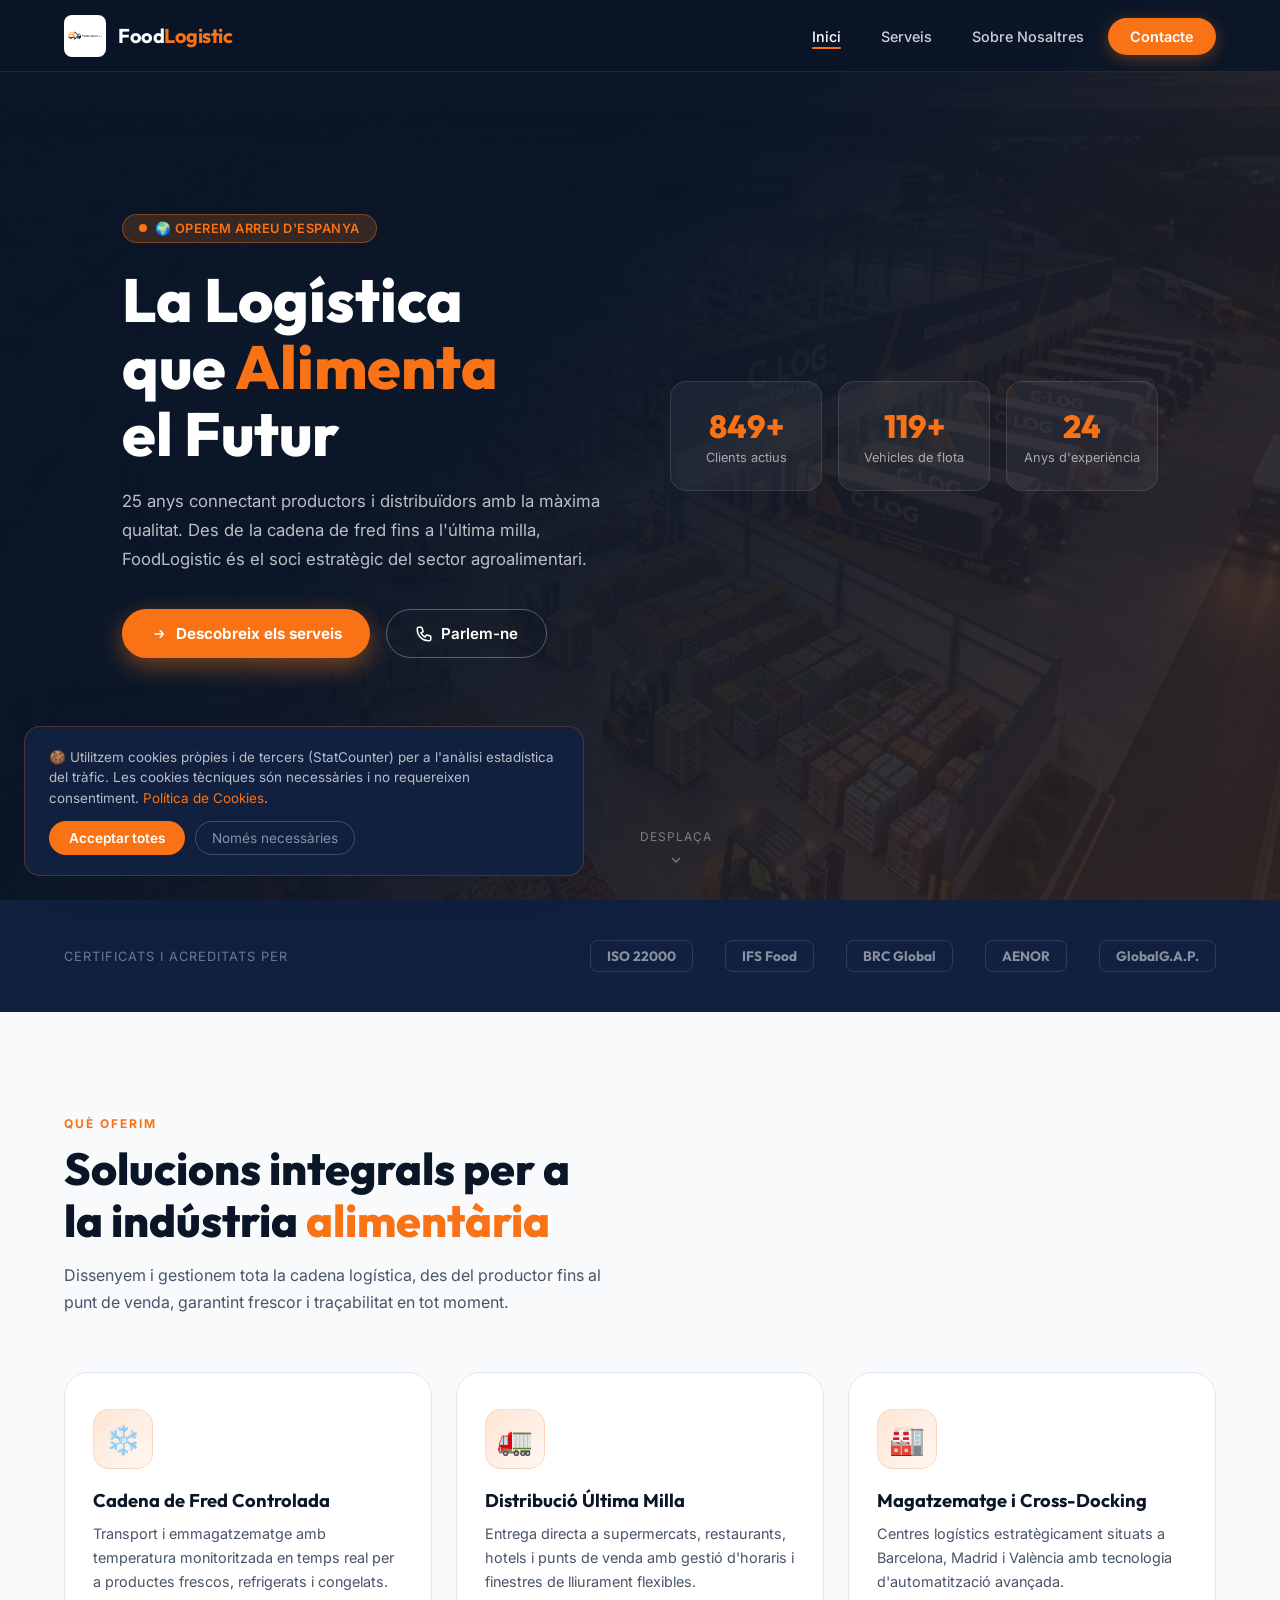
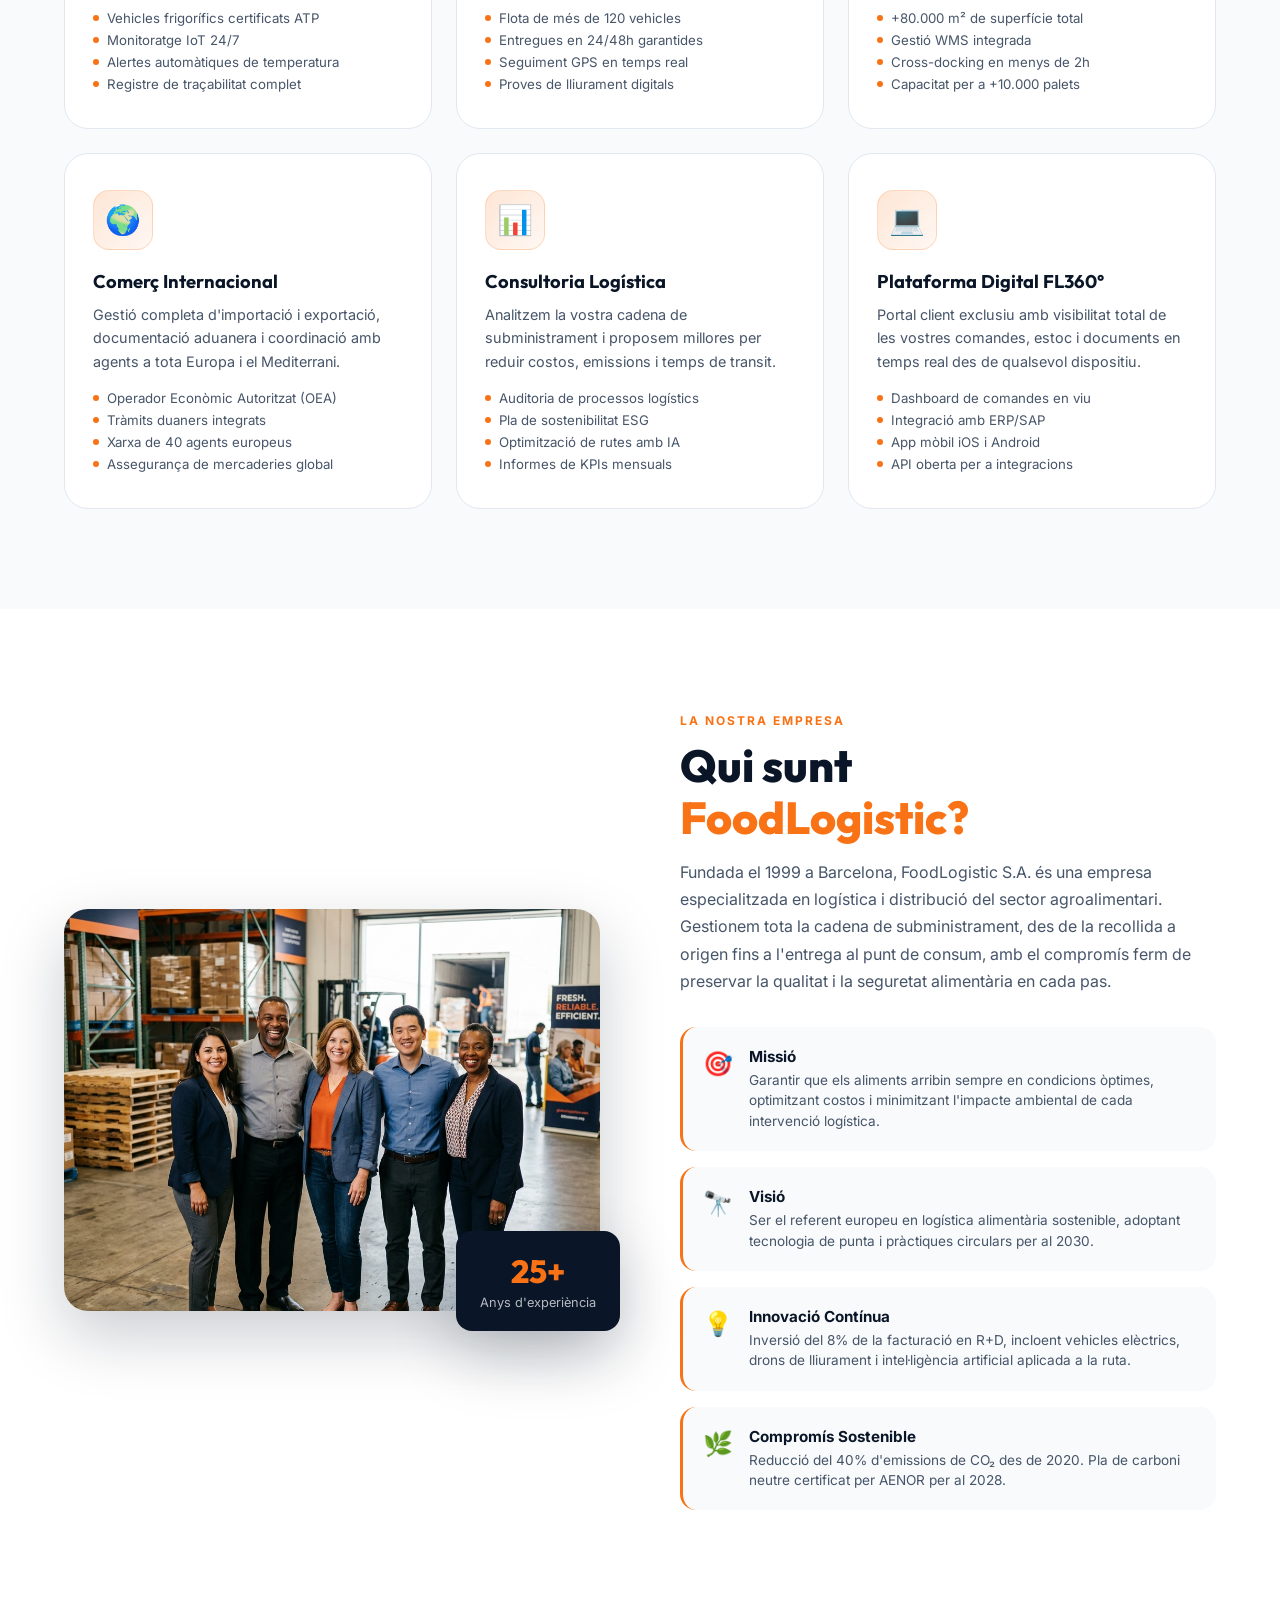
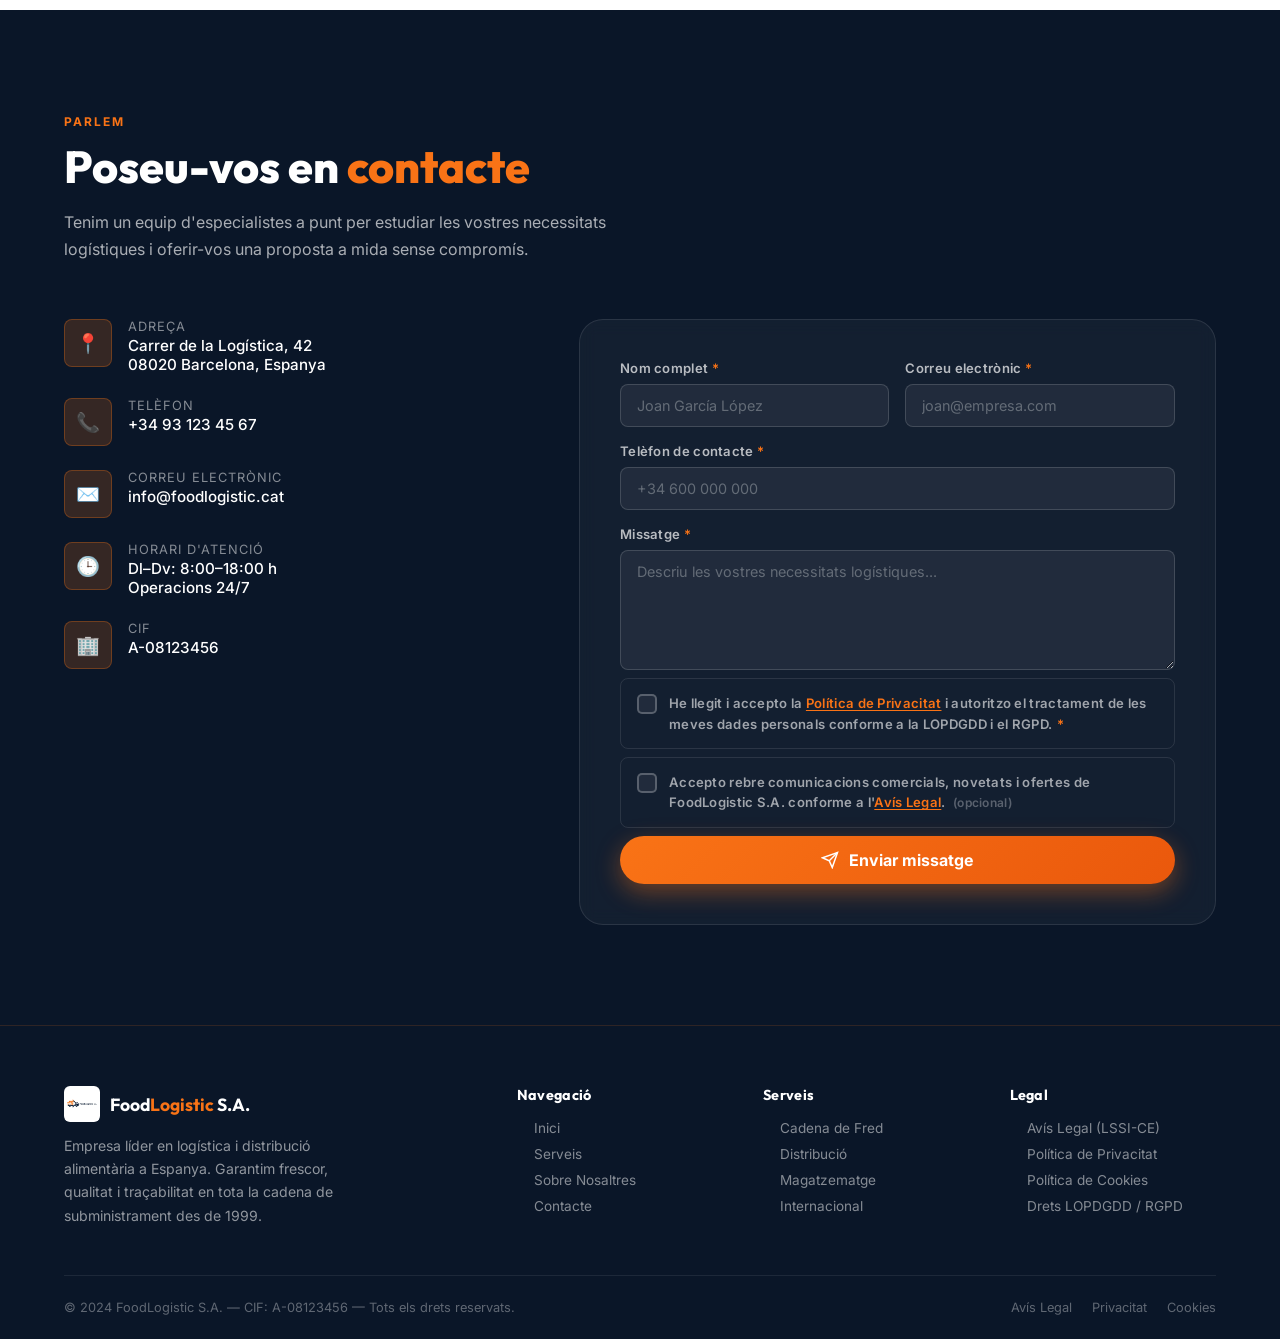
<file: docs/index.html>
<!DOCTYPE html>
<html lang="ca">
<head>
  <meta charset="UTF-8" />
  <meta name="viewport" content="width=device-width, initial-scale=1.0" />

  <!-- SEO -->
  <title>FoodLogistic S.A. — Logística Alimentària de Confiança</title>
  <meta name="description" content="FoodLogistic S.A. és el vostre soci de confiança en logística alimentària. Distribuïm productes frescos, refrigerats i congelats amb la màxima eficiència i garantia de qualitat." />
  <meta name="keywords" content="logística alimentària, distribució aliments, cadena de fred, transport refrigerat, FoodLogistic" />
  <meta name="author" content="FoodLogistic S.A." />

  <!-- Open Graph -->
  <meta property="og:title"       content="FoodLogistic S.A. — Logística Alimentària" />
  <meta property="og:description" content="Solucions integrals de logística per a la indústria alimentària." />
  <meta property="og:image"       content="images/hero.png" />
  <meta property="og:type"        content="website" />

  <!-- Favicon emoji -->
  <link rel="icon" href="data:image/svg+xml,<svg xmlns='http://www.w3.org/2000/svg' viewBox='0 0 100 100'><text y='.9em' font-size='90'>🚛</text></svg>" />

  <!-- Styles -->
  <link rel="stylesheet" href="styles.css" />
</head>
<body>

  <!-- ══════════════════════════════════════════
       NAVBAR
  ══════════════════════════════════════════ -->
  <nav id="navbar" role="navigation" aria-label="Navegació principal">
    <a href="#inici" class="nav-brand" aria-label="FoodLogistic – Inici">
      <img src="images/logo.png" alt="Logotip FoodLogistic S.A." class="nav-logo" />
      <span class="nav-brand-name">Food<span>Logistic</span></span>
    </a>

    <ul class="nav-links" id="nav-links" role="menubar">
      <li role="none"><a href="#inici"           role="menuitem" class="active" id="nav-inici">Inici</a></li>
      <li role="none"><a href="#serveis"         role="menuitem" id="nav-serveis">Serveis</a></li>
      <li role="none"><a href="#sobre-nosaltres" role="menuitem" id="nav-sobre">Sobre Nosaltres</a></li>
      <li role="none"><a href="#contacte"        role="menuitem" class="nav-cta" id="nav-contacte">Contacte</a></li>
    </ul>

    <button class="hamburger" id="hamburger" aria-label="Obrir menú" aria-expanded="false" aria-controls="nav-links">
      <span></span><span></span><span></span>
    </button>
  </nav>

  <!-- ══════════════════════════════════════════
       HERO — INICI
  ══════════════════════════════════════════ -->
  <section id="inici" aria-labelledby="hero-title">
    <div class="hero-bg" role="img" aria-label="Magatzem frigorífic FoodLogistic"></div>
    <div class="hero-gradient"></div>

    <div class="hero-content">
      <!-- Text -->
      <div class="hero-text">
        <span class="hero-badge">🌍 Operem arreu d'Espanya</span>
        <h1 class="hero-title" id="hero-title">
          La Logística<br>que <span>Alimenta</span><br>el Futur
        </h1>
        <p class="hero-desc">
          25 anys connectant productors i distribuïdors amb la màxima qualitat. Des de la cadena de fred fins a l'última milla, FoodLogistic és el soci estratègic del sector agroalimentari.
        </p>
        <div class="hero-buttons">
          <a href="#serveis" class="btn-primary">
            <svg width="18" height="18" fill="none" stroke="currentColor" stroke-width="2" viewBox="0 0 24 24"><path d="M13 7l5 5m0 0l-5 5m5-5H6"/></svg>
            Descobreix els serveis
          </a>
          <a href="#contacte" class="btn-secondary">
            <svg width="18" height="18" fill="none" stroke="currentColor" stroke-width="2" viewBox="0 0 24 24"><path d="M3 5a2 2 0 012-2h3.28a1 1 0 01.948.684l1.498 4.493a1 1 0 01-.502 1.21l-2.257 1.13a11.042 11.042 0 005.516 5.516l1.13-2.257a1 1 0 011.21-.502l4.493 1.498a1 1 0 01.684.949V19a2 2 0 01-2 2h-1C9.716 21 3 14.284 3 6V5z"/></svg>
            Parlem-ne
          </a>
        </div>
      </div>

      <!-- Stats -->
      <div class="hero-stats" role="region" aria-label="Xifres clau">
        <div class="stat-card">
          <span class="stat-number" id="stat-clients">0</span>
          <span class="stat-label">Clients actius</span>
        </div>
        <div class="stat-card">
          <span class="stat-number" id="stat-vehicles">0</span>
          <span class="stat-label">Vehicles de flota</span>
        </div>
        <div class="stat-card">
          <span class="stat-number" id="stat-anys">0</span>
          <span class="stat-label">Anys d'experiència</span>
        </div>
      </div>
    </div>

    <div class="scroll-indicator" aria-hidden="true">
      <span>DESPLAÇA</span>
      <svg width="16" height="16" fill="none" stroke="currentColor" stroke-width="2" viewBox="0 0 24 24"><polyline points="6 9 12 15 18 9"/></svg>
    </div>
  </section>

  <!-- ══════════════════════════════════════════
       CERTIFICACIONS STRIP
  ══════════════════════════════════════════ -->
  <div id="certificacions" role="complementary" aria-label="Certificacions i acreditacions">
    <div class="cert-inner">
      <span class="cert-label">Certificats i acreditats per</span>
      <div class="cert-logos">
        <span class="cert-item">ISO 22000</span>
        <span class="cert-item">IFS Food</span>
        <span class="cert-item">BRC Global</span>
        <span class="cert-item">AENOR</span>
        <span class="cert-item">GlobalG.A.P.</span>
      </div>
    </div>
  </div>

  <!-- ══════════════════════════════════════════
       SERVEIS
  ══════════════════════════════════════════ -->
  <section id="serveis" aria-labelledby="serveis-title">
    <div class="section-inner">
      <span class="section-label">Què oferim</span>
      <h2 class="section-title" id="serveis-title">Solucions integrals per a<br>la indústria <span>alimentària</span></h2>
      <p class="section-subtitle">Dissenyem i gestionem tota la cadena logística, des del productor fins al punt de venda, garantint frescor i traçabilitat en tot moment.</p>

      <div class="services-grid">

        <!-- Servei 1 -->
        <article class="service-card" id="servei-cadena-fred">
          <div class="service-icon" aria-hidden="true">❄️</div>
          <h3 class="service-name">Cadena de Fred Controlada</h3>
          <p class="service-desc">Transport i emmagatzematge amb temperatura monitoritzada en temps real per a productes frescos, refrigerats i congelats.</p>
          <ul class="service-features" aria-label="Característiques">
            <li>Vehicles frigorífics certificats ATP</li>
            <li>Monitoratge IoT 24/7</li>
            <li>Alertes automàtiques de temperatura</li>
            <li>Registre de traçabilitat complet</li>
          </ul>
        </article>

        <!-- Servei 2 -->
        <article class="service-card" id="servei-distribucio">
          <div class="service-icon" aria-hidden="true">🚛</div>
          <h3 class="service-name">Distribució Última Milla</h3>
          <p class="service-desc">Entrega directa a supermercats, restaurants, hotels i punts de venda amb gestió d'horaris i finestres de lliurament flexibles.</p>
          <ul class="service-features" aria-label="Característiques">
            <li>Flota de més de 120 vehicles</li>
            <li>Entregues en 24/48h garantides</li>
            <li>Seguiment GPS en temps real</li>
            <li>Proves de lliurament digitals</li>
          </ul>
        </article>

        <!-- Servei 3 -->
        <article class="service-card" id="servei-magatzem">
          <div class="service-icon" aria-hidden="true">🏭</div>
          <h3 class="service-name">Magatzematge i Cross-Docking</h3>
          <p class="service-desc">Centres logístics estratègicament situats a Barcelona, Madrid i València amb tecnologia d'automatització avançada.</p>
          <ul class="service-features" aria-label="Característiques">
            <li>+80.000 m² de superfície total</li>
            <li>Gestió WMS integrada</li>
            <li>Cross-docking en menys de 2h</li>
            <li>Capacitat per a +10.000 palets</li>
          </ul>
        </article>

        <!-- Servei 4 -->
        <article class="service-card" id="servei-importexport">
          <div class="service-icon" aria-hidden="true">🌍</div>
          <h3 class="service-name">Comerç Internacional</h3>
          <p class="service-desc">Gestió completa d'importació i exportació, documentació aduanera i coordinació amb agents a tota Europa i el Mediterrani.</p>
          <ul class="service-features" aria-label="Característiques">
            <li>Operador Econòmic Autoritzat (OEA)</li>
            <li>Tràmits duaners integrats</li>
            <li>Xarxa de 40 agents europeus</li>
            <li>Assegurança de mercaderies global</li>
          </ul>
        </article>

        <!-- Servei 5 -->
        <article class="service-card" id="servei-consultoria">
          <div class="service-icon" aria-hidden="true">📊</div>
          <h3 class="service-name">Consultoria Logística</h3>
          <p class="service-desc">Analitzem la vostra cadena de subministrament i proposem millores per reduir costos, emissions i temps de transit.</p>
          <ul class="service-features" aria-label="Característiques">
            <li>Auditoria de processos logístics</li>
            <li>Pla de sostenibilitat ESG</li>
            <li>Optimització de rutes amb IA</li>
            <li>Informes de KPIs mensuals</li>
          </ul>
        </article>

        <!-- Servei 6 -->
        <article class="service-card" id="servei-tecnologia">
          <div class="service-icon" aria-hidden="true">💻</div>
          <h3 class="service-name">Plataforma Digital FL360°</h3>
          <p class="service-desc">Portal client exclusiu amb visibilitat total de les vostres comandes, estoc i documents en temps real des de qualsevol dispositiu.</p>
          <ul class="service-features" aria-label="Característiques">
            <li>Dashboard de comandes en viu</li>
            <li>Integració amb ERP/SAP</li>
            <li>App mòbil iOS i Android</li>
            <li>API oberta per a integracions</li>
          </ul>
        </article>

      </div>
    </div>
  </section>

  <!-- ══════════════════════════════════════════
       SOBRE NOSALTRES
  ══════════════════════════════════════════ -->
  <section id="sobre-nosaltres" aria-labelledby="sobre-title">
    <div class="section-inner">
      <div class="about-grid">

        <!-- Imatge -->
        <div class="about-image-wrap">
          <img src="images/team.png" alt="Equip de professionals de FoodLogistic S.A." class="about-image-main" loading="lazy" />
          <div class="about-badge-float" role="img" aria-label="25 anys d'experiència">
            <strong>25+</strong>
            <span>Anys d'experiència</span>
          </div>
        </div>

        <!-- Text -->
        <div class="about-text">
          <span class="section-label">La nostra empresa</span>
          <h2 class="section-title" id="sobre-title">Qui sunt<br><span>FoodLogistic?</span></h2>
          <p class="section-subtitle">
            Fundada el 1999 a Barcelona, FoodLogistic S.A. és una empresa especialitzada en logística i distribució del sector agroalimentari. Gestionem tota la cadena de subministrament, des de la recollida a origen fins a l'entrega al punt de consum, amb el compromís ferm de preservar la qualitat i la seguretat alimentària en cada pas.
          </p>

          <div class="values-list" role="list" aria-label="Valors corporatius">

            <div class="value-item" role="listitem">
              <span class="value-icon" aria-hidden="true">🎯</span>
              <div>
                <div class="value-title">Missió</div>
                <div class="value-desc">Garantir que els aliments arribin sempre en condicions òptimes, optimitzant costos i minimitzant l'impacte ambiental de cada intervenció logística.</div>
              </div>
            </div>

            <div class="value-item" role="listitem">
              <span class="value-icon" aria-hidden="true">🔭</span>
              <div>
                <div class="value-title">Visió</div>
                <div class="value-desc">Ser el referent europeu en logística alimentària sostenible, adoptant tecnologia de punta i pràctiques circulars per al 2030.</div>
              </div>
            </div>

            <div class="value-item" role="listitem">
              <span class="value-icon" aria-hidden="true">💡</span>
              <div>
                <div class="value-title">Innovació Contínua</div>
                <div class="value-desc">Inversió del 8% de la facturació en R+D, incloent vehicles elèctrics, drons de lliurament i intel·ligència artificial aplicada a la ruta.</div>
              </div>
            </div>

            <div class="value-item" role="listitem">
              <span class="value-icon" aria-hidden="true">🌿</span>
              <div>
                <div class="value-title">Compromís Sostenible</div>
                <div class="value-desc">Reducció del 40% d'emissions de CO₂ des de 2020. Pla de carboni neutre certificat per AENOR per al 2028.</div>
              </div>
            </div>

          </div>
        </div>
      </div>
    </div>
  </section>

  <!-- ══════════════════════════════════════════
       CONTACTE
  ══════════════════════════════════════════ -->
  <section id="contacte" aria-labelledby="contacte-title">
    <div class="section-inner">
      <span class="section-label">Parlem</span>
      <h2 class="section-title" id="contacte-title">Poseu-vos en <span>contacte</span></h2>
      <p class="section-subtitle">Tenim un equip d'especialistes a punt per estudiar les vostres necessitats logístiques i oferir-vos una proposta a mida sense compromís.</p>

      <div class="contact-grid">

        <!-- Informació de contacte -->
        <div class="contact-info" role="complementary" aria-label="Dades de contacte">
          <div class="contact-info-item">
            <div class="contact-info-icon" aria-hidden="true">📍</div>
            <div>
              <div class="contact-info-label">Adreça</div>
              <div class="contact-info-value">Carrer de la Logística, 42<br>08020 Barcelona, Espanya</div>
            </div>
          </div>
          <div class="contact-info-item">
            <div class="contact-info-icon" aria-hidden="true">📞</div>
            <div>
              <div class="contact-info-label">Telèfon</div>
              <div class="contact-info-value">+34 93 123 45 67</div>
            </div>
          </div>
          <div class="contact-info-item">
            <div class="contact-info-icon" aria-hidden="true">✉️</div>
            <div>
              <div class="contact-info-label">Correu electrònic</div>
              <div class="contact-info-value">info@foodlogistic.cat</div>
            </div>
          </div>
          <div class="contact-info-item">
            <div class="contact-info-icon" aria-hidden="true">🕒</div>
            <div>
              <div class="contact-info-label">Horari d'atenció</div>
              <div class="contact-info-value">Dl–Dv: 8:00–18:00 h<br>Operacions 24/7</div>
            </div>
          </div>
          <div class="contact-info-item">
            <div class="contact-info-icon" aria-hidden="true">🏢</div>
            <div>
              <div class="contact-info-label">CIF</div>
              <div class="contact-info-value">A-08123456</div>
            </div>
          </div>
        </div>

        <!-- Formulari de contacte -->
        <div class="contact-form-card">
          <form id="contact-form" novalidate aria-label="Formulari de contacte">
            <div class="form-grid">

              <div class="form-group">
                <label for="nom">Nom complet <span aria-hidden="true">*</span></label>
                <input type="text" id="nom" name="nom" placeholder="Joan García López" required autocomplete="name" aria-required="true" />
              </div>

              <div class="form-group">
                <label for="email">Correu electrònic <span aria-hidden="true">*</span></label>
                <input type="email" id="email" name="email" placeholder="joan@empresa.com" required autocomplete="email" aria-required="true" />
              </div>

              <div class="form-group full">
                <label for="telefon">Telèfon de contacte <span aria-hidden="true">*</span></label>
                <input type="tel" id="telefon" name="telefon" placeholder="+34 600 000 000" required autocomplete="tel" aria-required="true" />
              </div>

              <div class="form-group full">
                <label for="missatge">Missatge <span aria-hidden="true">*</span></label>
                <textarea id="missatge" name="missatge" placeholder="Descriu les vostres necessitats logístiques..." required aria-required="true"></textarea>
              </div>

            </div>

            <!-- ── Checkbox 1: Consentiment de dades (obligatori) ── -->
            <div class="form-checkbox-row" id="check-dades-wrap">
              <label class="form-checkbox-label">
                <input type="checkbox" id="check-dades" name="check-dades" required aria-required="true" />
                <span class="form-checkbox-custom" aria-hidden="true"></span>
                <span class="form-checkbox-text">
                  He llegit i accepto la
                  <a href="privacitat.html" target="_blank" class="form-link">Política de Privacitat</a>
                  i autoritzo el tractament de les meves dades personals conforme a la LOPDGDD i el RGPD.
                  <span class="form-required-star" aria-label="camp obligatori">*</span>
                </span>
              </label>
            </div>

            <!-- ── Checkbox 2: Comunicacions comercials (opcional) ── -->
            <div class="form-checkbox-row">
              <label class="form-checkbox-label">
                <input type="checkbox" id="check-comercial" name="check-comercial" />
                <span class="form-checkbox-custom" aria-hidden="true"></span>
                <span class="form-checkbox-text">
                  Accepto rebre comunicacions comercials, novetats i ofertes de FoodLogistic S.A.
                  conforme a l'<a href="legal.html" target="_blank" class="form-link">Avís Legal</a>.
                  <span style="font-size:.75rem;color:rgba(255,255,255,.3);margin-left:4px">(opcional)</span>
                </span>
              </label>
            </div>

            <button type="submit" class="form-submit" id="submit-btn">
              <svg width="18" height="18" fill="none" stroke="currentColor" stroke-width="2" viewBox="0 0 24 24"><line x1="22" y1="2" x2="11" y2="13"/><polygon points="22 2 15 22 11 13 2 9 22 2"/></svg>
              Enviar missatge
            </button>

            <div class="form-success" id="form-success" role="alert" aria-live="polite">
              <svg width="40" height="40" fill="none" stroke="#22C55E" stroke-width="2" viewBox="0 0 24 24"><path d="M22 11.08V12a10 10 0 11-5.93-9.14"/><polyline points="22 4 12 14.01 9 11.01"/></svg>
              Missatge enviat correctament!<br>
              <span style="font-size:.88rem;font-weight:400;color:rgba(255,255,255,.6)">Ens posarem en contacte amb vosaltres en menys de 24 hores.</span>
            </div>

          </form>
        </div>

      </div>
    </div>
  </section>

  <!-- ══════════════════════════════════════════
       FOOTER
  ══════════════════════════════════════════ -->
  <footer role="contentinfo">
    <div class="footer-grid">

      <!-- Brand -->
      <div class="footer-brand">
        <div class="footer-brand-logo">
          <img src="images/logo.png" alt="FoodLogistic S.A." />
          <span class="footer-brand-name">Food<span>Logistic</span> S.A.</span>
        </div>
        <p>Empresa líder en logística i distribució alimentària a Espanya. Garantim frescor, qualitat i traçabilitat en tota la cadena de subministrament des de 1999.</p>
      </div>

      <!-- Navegació -->
      <div class="footer-col">
        <h4>Navegació</h4>
        <ul>
          <li><a href="#inici">Inici</a></li>
          <li><a href="#serveis">Serveis</a></li>
          <li><a href="#sobre-nosaltres">Sobre Nosaltres</a></li>
          <li><a href="#contacte">Contacte</a></li>
        </ul>
      </div>

      <!-- Serveis -->
      <div class="footer-col">
        <h4>Serveis</h4>
        <ul>
          <li><a href="#servei-cadena-fred">Cadena de Fred</a></li>
          <li><a href="#servei-distribucio">Distribució</a></li>
          <li><a href="#servei-magatzem">Magatzematge</a></li>
          <li><a href="#servei-importexport">Internacional</a></li>
        </ul>
      </div>

      <!-- Legal -->
      <div class="footer-col">
        <h4>Legal</h4>
        <ul>
          <li><a href="legal.html">Avís Legal (LSSI-CE)</a></li>
          <li><a href="privacitat.html">Política de Privacitat</a></li>
          <li><a href="cookies.html">Política de Cookies</a></li>
          <li><a href="privacitat.html#drets-arslop">Drets LOPDGDD / RGPD</a></li>
        </ul>
      </div>

    </div>

    <div class="footer-bottom">
      <p>© 2024 FoodLogistic S.A. — CIF: A-08123456 — Tots els drets reservats.</p>
      <div class="footer-legal-links" role="list" aria-label="Enllaços legals">
        <a href="legal.html" role="listitem">Avís Legal</a>
        <a href="privacitat.html" role="listitem">Privacitat</a>
        <a href="cookies.html" role="listitem">Cookies</a>
      </div>
    </div>
  </footer>

  <!-- ══════════════════════════════════════════
       BACK TO TOP
  ══════════════════════════════════════════ -->
  <button id="back-to-top" aria-label="Tornar a l'inici">
    <svg width="20" height="20" fill="none" stroke="currentColor" stroke-width="2.5" viewBox="0 0 24 24"><polyline points="18 15 12 9 6 15"/></svg>
  </button>

  <!-- Modals eliminats: els continguts legals estan ara a pàgines dedicades
       legal.html / privacitat.html / cookies.html -->

  <!-- ══════════════════════════════════════════
       COOKIE BANNER
  ══════════════════════════════════════════ -->
  <div id="cookie-banner" role="alertdialog" aria-labelledby="cookie-msg" aria-describedby="cookie-msg">
    <p id="cookie-msg">
      🍪 Utilitzem cookies pròpies i de tercers (StatCounter) per a l'anàlisi estadística del tràfic. Les cookies tècniques són necessàries i no requereixen consentiment.
      <a href="cookies.html">Política de Cookies</a>.
    </p>
    <div class="cookie-buttons">
      <button class="cookie-accept" id="cookie-accept-btn">Acceptar totes</button>
      <button class="cookie-reject" id="cookie-reject-btn">Només necessàries</button>
    </div>
  </div>

  <!-- ══════════════════════════════════════════
       JAVASCRIPT
  ══════════════════════════════════════════ -->
  <script>
    'use strict';

    /* ── Navbar scroll ── */
    const navbar = document.getElementById('navbar');
    window.addEventListener('scroll', () => {
      navbar.classList.toggle('scrolled', window.scrollY > 40);
    });

    /* ── Hamburger menu ── */
    const hamburger  = document.getElementById('hamburger');
    const navLinks   = document.getElementById('nav-links');
    hamburger.addEventListener('click', () => {
      const isOpen = hamburger.classList.toggle('open');
      navLinks.classList.toggle('open', isOpen);
      hamburger.setAttribute('aria-expanded', isOpen);
    });
    navLinks.querySelectorAll('a').forEach(a => {
      a.addEventListener('click', () => {
        hamburger.classList.remove('open');
        navLinks.classList.remove('open');
        hamburger.setAttribute('aria-expanded', false);
      });
    });

    /* ── Active nav link on scroll ── */
    const sections  = document.querySelectorAll('section[id]');
    const navItems  = document.querySelectorAll('.nav-links a');
    const observer  = new IntersectionObserver((entries) => {
      entries.forEach(entry => {
        if (entry.isIntersecting) {
          navItems.forEach(a => a.classList.remove('active'));
          const active = document.querySelector(`.nav-links a[href="#${entry.target.id}"]`);
          if (active) active.classList.add('active');
        }
      });
    }, { threshold: 0.35 });
    sections.forEach(s => observer.observe(s));

    /* ── Counter animation ── */
    function animateCounter(el, target, suffix = '') {
      let start = 0;
      const duration = 1800;
      const step = (timestamp) => {
        if (!start) start = timestamp;
        const progress = Math.min((timestamp - start) / duration, 1);
        const eased = 1 - Math.pow(1 - progress, 3);
        el.textContent = Math.floor(eased * target) + suffix;
        if (progress < 1) requestAnimationFrame(step);
      };
      requestAnimationFrame(step);
    }
    const counterObserver = new IntersectionObserver((entries) => {
      entries.forEach(entry => {
        if (entry.isIntersecting) {
          animateCounter(document.getElementById('stat-clients'),  850, '+');
          animateCounter(document.getElementById('stat-vehicles'), 120, '+');
          animateCounter(document.getElementById('stat-anys'),      25,  '');
          counterObserver.disconnect();
        }
      });
    }, { threshold: 0.5 });
    counterObserver.observe(document.getElementById('inici'));

    /* ── Back to top ── */
    const btt = document.getElementById('back-to-top');
    window.addEventListener('scroll', () => btt.classList.toggle('visible', window.scrollY > 400));
    btt.addEventListener('click', () => window.scrollTo({ top: 0, behavior: 'smooth' }));

    /* ── Contact form ── */
    document.getElementById('contact-form').addEventListener('submit', function(e) {
      e.preventDefault();
      const nom        = document.getElementById('nom').value.trim();
      const email      = document.getElementById('email').value.trim();
      const telefon    = document.getElementById('telefon').value.trim();
      const missatge   = document.getElementById('missatge').value.trim();
      const checkDades = document.getElementById('check-dades').checked;

      if (!nom || !email || !telefon || !missatge) {
        alert('Si us plau, ompliu tots els camps obligatoris.');
        return;
      }
      const emailRx = /^[^\s@]+@[^\s@]+\.[^\s@]+$/;
      if (!emailRx.test(email)) {
        alert('Si us plau, introduïu un correu electrònic vàlid.');
        return;
      }
      if (!checkDades) {
        const wrap = document.getElementById('check-dades-wrap');
        wrap.classList.add('checkbox-error');
        wrap.scrollIntoView({ behavior: 'smooth', block: 'center' });
        setTimeout(() => wrap.classList.remove('checkbox-error'), 3000);
        alert('Cal acceptar la Política de Privacitat per enviar el formulari.');
        return;
      }

      const btn = document.getElementById('submit-btn');
      btn.disabled = true;
      btn.innerHTML = '<svg width="18" height="18" fill="none" stroke="currentColor" stroke-width="2" viewBox="0 0 24 24" style="animation:spin 1s linear infinite"><circle cx="12" cy="12" r="10" opacity=".25"/><path d="M12 2a10 10 0 0110 10"/></svg> Enviant...';

      setTimeout(() => {
        document.getElementById('contact-form').style.display = 'none';
        document.getElementById('form-success').style.display = 'block';
      }, 1600);
    });

    /* ── Cookie banner ── */
    const COOKIE_KEY = 'fl_cookie_consent';
    const cookieBanner = document.getElementById('cookie-banner');

    if (localStorage.getItem(COOKIE_KEY)) {
      cookieBanner.classList.add('hidden');
    }
    document.getElementById('cookie-accept-btn').addEventListener('click', () => {
      localStorage.setItem(COOKIE_KEY, 'accepted');
      cookieBanner.classList.add('hidden');
      loadStatCounter();
    });
    document.getElementById('cookie-reject-btn').addEventListener('click', () => {
      localStorage.setItem(COOKIE_KEY, 'rejected');
      cookieBanner.classList.add('hidden');
    });
    if (localStorage.getItem(COOKIE_KEY) === 'accepted') loadStatCounter();

    function loadStatCounter() {
      /* === STATCOUNTER === 
         Un cop tingueu el codi de StatCounter, substituïu el contingut 
         d'aquesta funció pel fragment de JavaScript que us proporcionin.
         Exemple:
         var sc_project = 12345678;
         var sc_invisible = 1;
         var sc_security = "xxxxxxxx";
         var scJsHost = "https://";
         document.write("<sc"+"ript type='text/javascript' src='" +
           scJsHost + "statcounter.com/counter/counter.js'></"+"script>");
      */
      console.log('[FoodLogistic] StatCounter: cookies acceptades. Afegiu aquí el vostre codi de seguiment.');
    }

    /* ── CSS spin keyframe (per al botó de formulari) ── */
    const style = document.createElement('style');
    style.textContent = '@keyframes spin { to { transform: rotate(360deg); } }';
    document.head.appendChild(style);
  </script>

  <!-- StatCounter placeholder: substituïu aquest comentari pel codi que 
       us proporcioni StatCounter un cop creat el projecte.
  <script>...</script>
  <noscript>...</noscript>
  -->

</body>
</html>
</file>
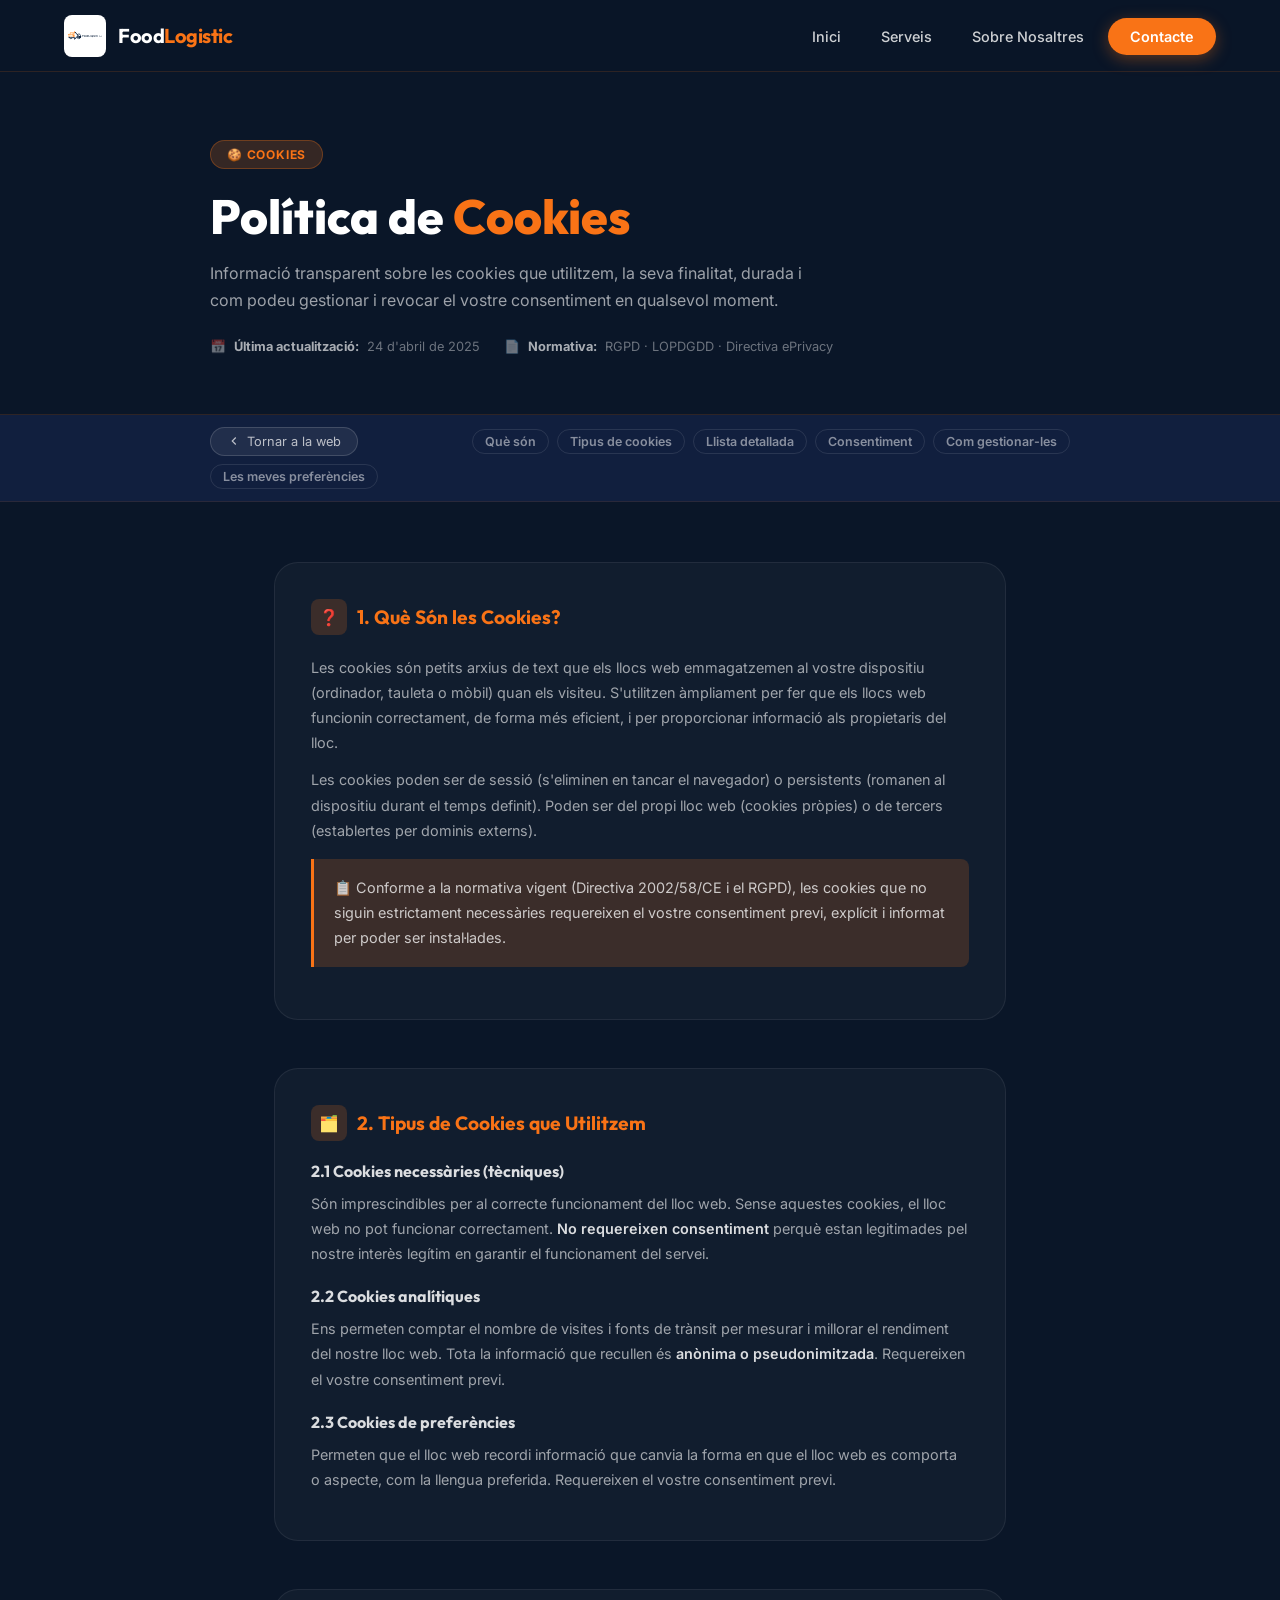
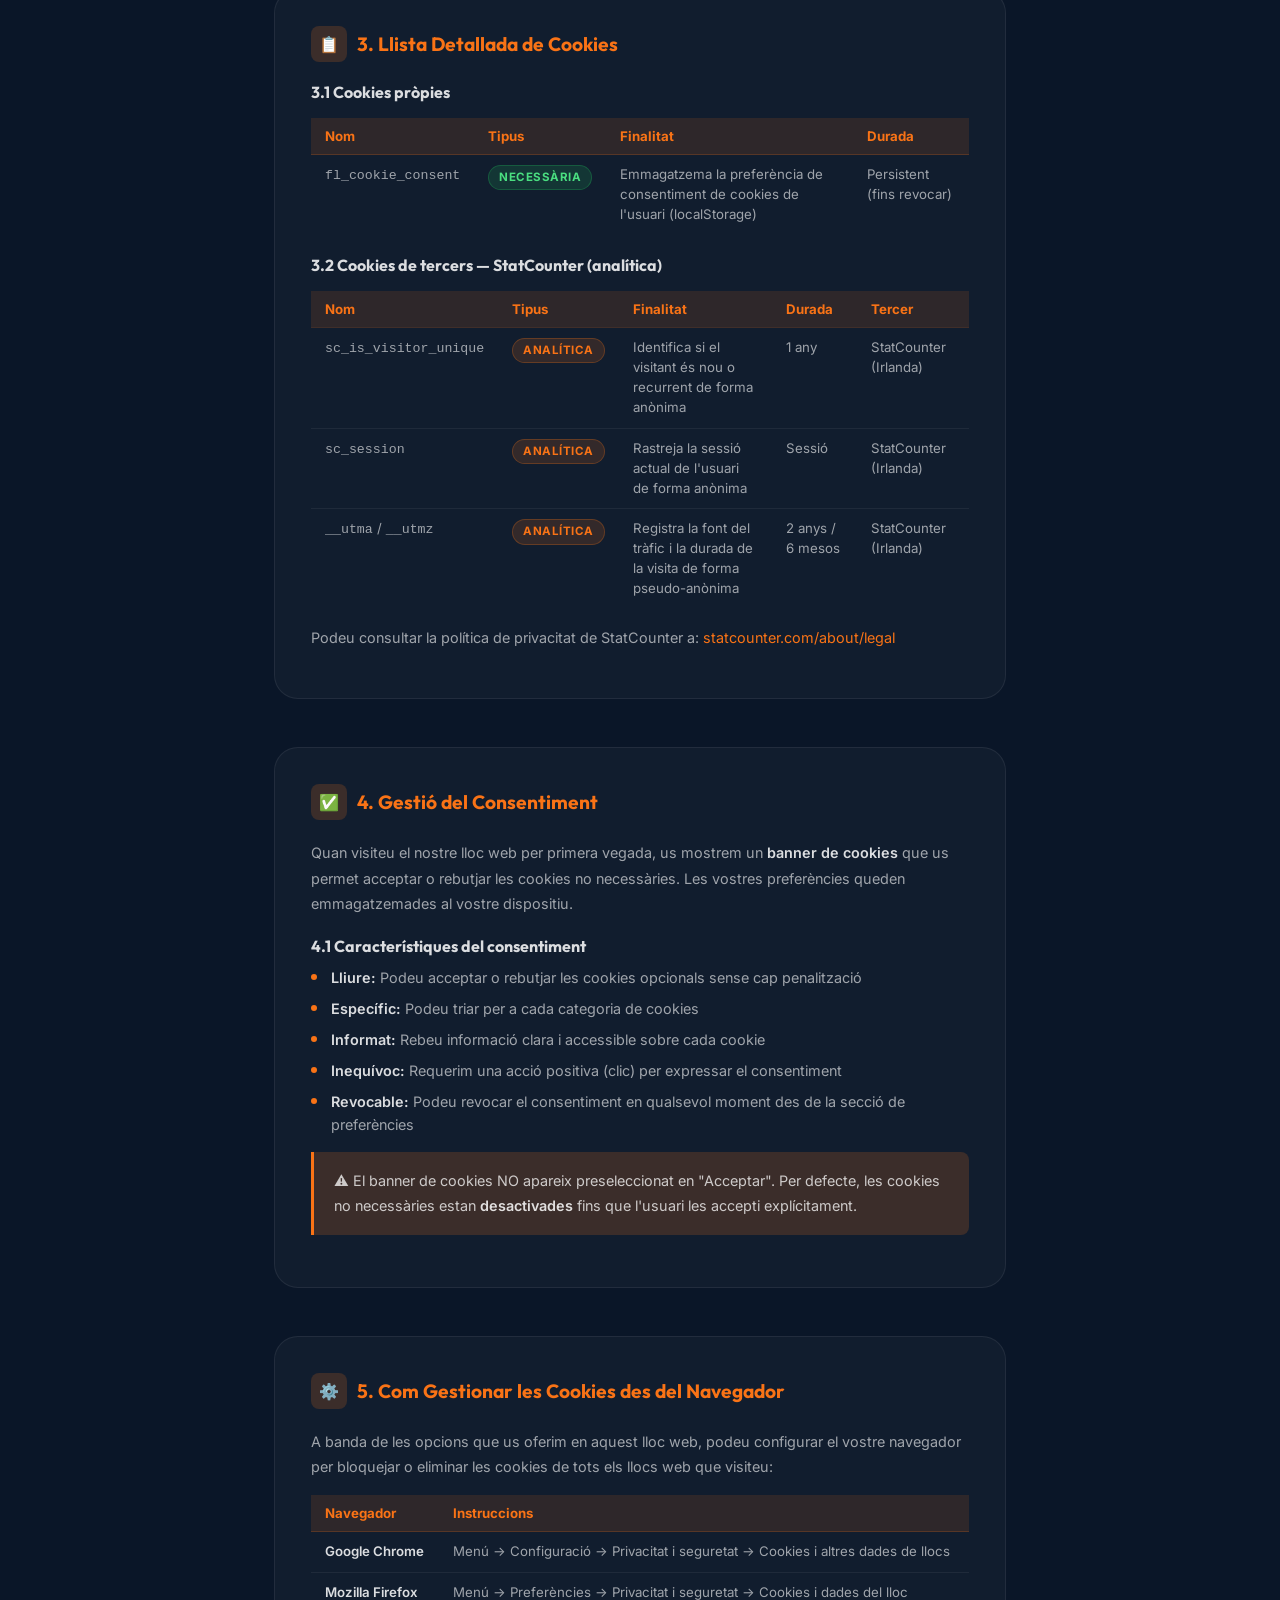
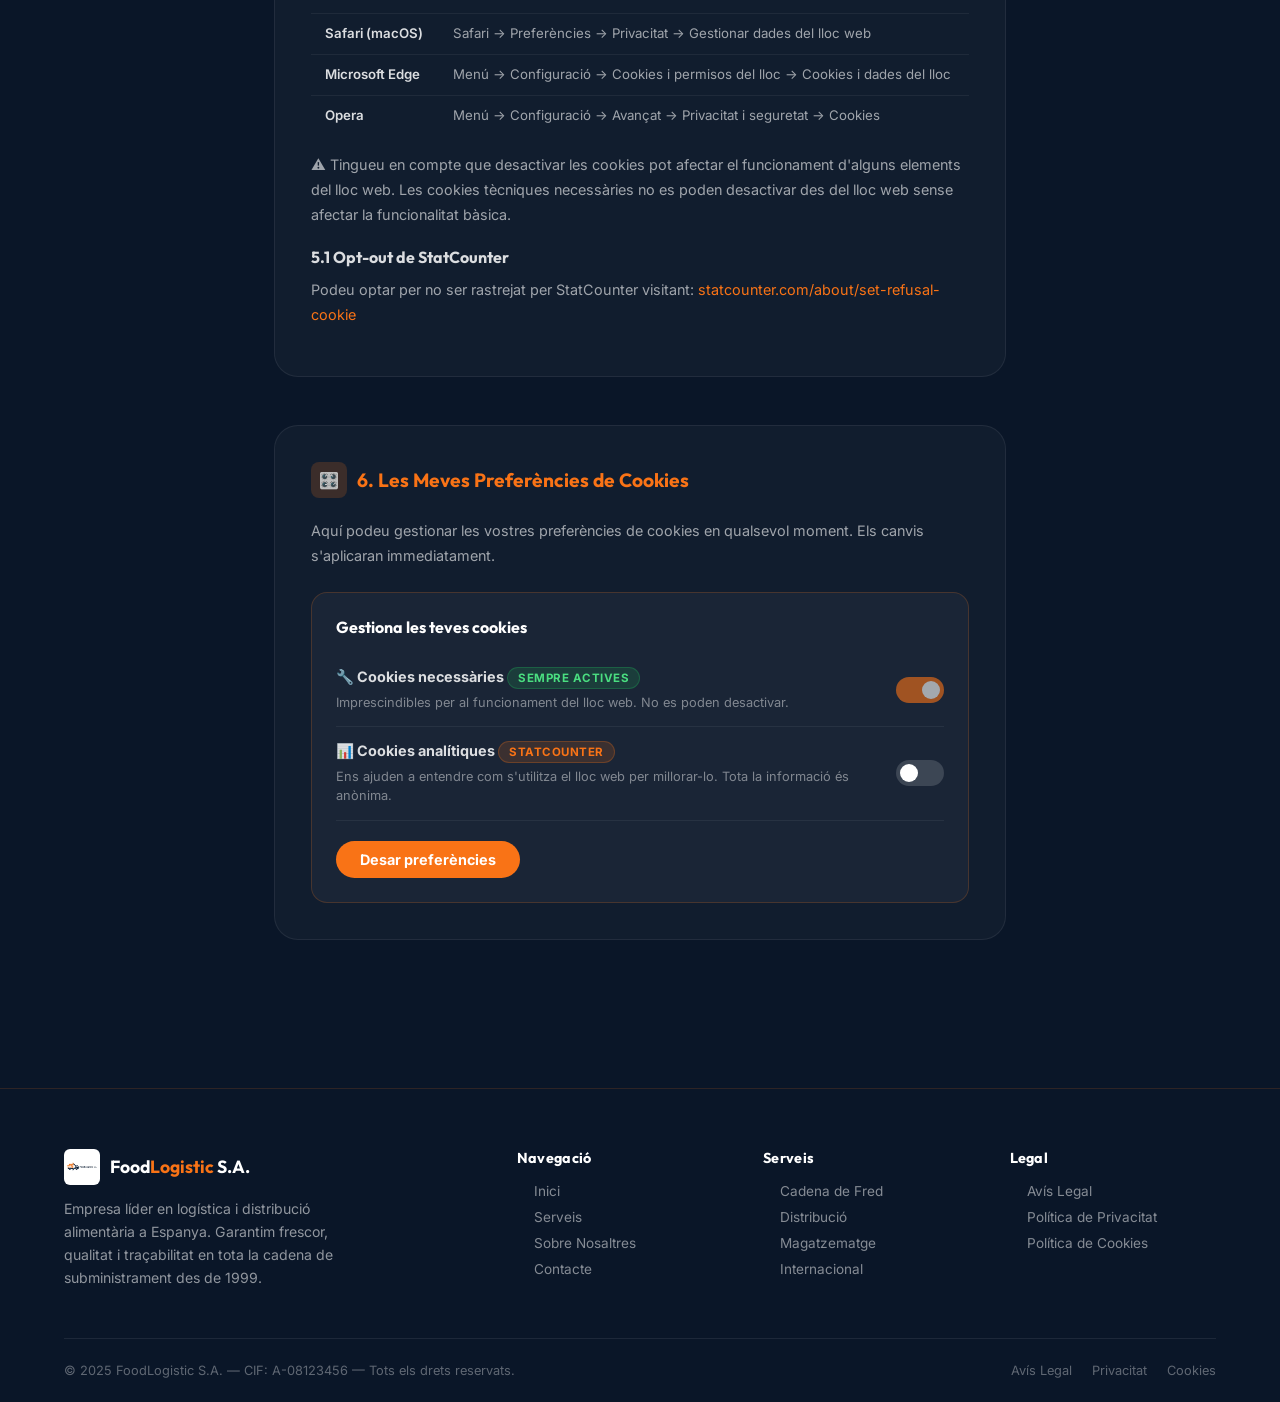
<file: docs/cookies.html>
<!DOCTYPE html>
<html lang="ca">
<head>
  <meta charset="UTF-8" />
  <meta name="viewport" content="width=device-width, initial-scale=1.0" />
  <title>Política de Cookies — FoodLogistic S.A.</title>
  <meta name="description" content="Política de Cookies de FoodLogistic S.A. Informació sobre les cookies que utilitzem, la seva finalitat, durada i com gestionar el vostre consentiment." />
  <meta name="robots" content="noindex, follow" />
  <link rel="icon" href="data:image/svg+xml,<svg xmlns='http://www.w3.org/2000/svg' viewBox='0 0 100 100'><text y='.9em' font-size='90'>🚛</text></svg>" />
  <link rel="stylesheet" href="styles.css" />
  <style>
    body { background: var(--navy); }
    .legal-hero { background: var(--navy); padding: 140px 5% 60px; border-bottom: 1px solid rgba(249,115,22,.15); }
    .legal-hero-inner { max-width: 860px; margin: 0 auto; }
    .legal-badge { display: inline-flex; align-items: center; gap: 8px; background: var(--orange-glow); border: 1px solid rgba(249,115,22,.3); border-radius: 40px; padding: 6px 16px; margin-bottom: 20px; font-size: .75rem; font-weight: 700; color: var(--orange); text-transform: uppercase; letter-spacing: .8px; }
    .legal-hero h1 { font-family: var(--font-head); font-size: clamp(2rem, 5vw, 3rem); font-weight: 800; color: var(--white); line-height: 1.15; margin-bottom: 16px; }
    .legal-hero h1 span { color: var(--orange); }
    .legal-hero p.lead { font-size: 1rem; color: rgba(255,255,255,.6); line-height: 1.7; max-width: 600px; }
    .legal-meta { display: flex; gap: 24px; flex-wrap: wrap; margin-top: 24px; }
    .legal-meta-item { display: flex; align-items: center; gap: 8px; font-size: .8rem; color: rgba(255,255,255,.4); }
    .legal-meta-item strong { color: rgba(255,255,255,.65); }

    .legal-body { max-width: 860px; margin: 0 auto; padding: 60px 5% 100px; }
    .legal-section { margin-bottom: 48px; background: rgba(255,255,255,.03); border: 1px solid rgba(255,255,255,.07); border-radius: var(--radius-lg); padding: 36px; transition: var(--transition); }
    .legal-section:hover { border-color: rgba(249,115,22,.15); background: rgba(255,255,255,.04); }
    .legal-section h2 { font-family: var(--font-head); font-size: 1.2rem; font-weight: 700; color: var(--orange); margin-bottom: 20px; display: flex; align-items: center; gap: 10px; }
    .legal-section h2 .icon { width: 36px; height: 36px; flex-shrink: 0; background: var(--orange-glow); border-radius: 8px; display: flex; align-items: center; justify-content: center; font-size: 1rem; }
    .legal-section h3 { font-family: var(--font-head); font-size: 1rem; font-weight: 700; color: rgba(255,255,255,.85); margin: 20px 0 10px; }
    .legal-section p { font-size: .9rem; color: rgba(255,255,255,.6); line-height: 1.75; margin-bottom: 12px; }
    .legal-section ul { padding-left: 0; display: flex; flex-direction: column; gap: 8px; margin-bottom: 12px; }
    .legal-section ul li { font-size: .9rem; color: rgba(255,255,255,.6); padding-left: 20px; position: relative; line-height: 1.6; }
    .legal-section ul li::before { content: ''; position: absolute; left: 0; top: 8px; width: 6px; height: 6px; background: var(--orange); border-radius: 50%; }
    .legal-section strong { color: rgba(255,255,255,.85); font-weight: 600; }
    .legal-section a { color: var(--orange); transition: var(--transition); }
    .legal-section a:hover { text-decoration: underline; }
    .legal-highlight { background: var(--orange-glow); border-left: 3px solid var(--orange); border-radius: 0 var(--radius-sm) var(--radius-sm) 0; padding: 16px 20px; margin: 16px 0; }
    .legal-highlight p { margin: 0; color: rgba(255,255,255,.75); }

    .legal-table { width: 100%; border-collapse: collapse; margin: 16px 0; font-size: .83rem; }
    .legal-table th { background: rgba(249,115,22,.12); color: var(--orange); font-weight: 700; padding: 10px 14px; text-align: left; border-bottom: 1px solid rgba(249,115,22,.2); }
    .legal-table td { padding: 10px 14px; color: rgba(255,255,255,.6); border-bottom: 1px solid rgba(255,255,255,.06); line-height: 1.5; vertical-align: top; }
    .legal-table tr:last-child td { border-bottom: none; }
    .legal-table tr:hover td { background: rgba(255,255,255,.03); }

    /* Cookie type badges */
    .badge { display: inline-block; padding: 3px 10px; border-radius: 20px; font-size: .72rem; font-weight: 700; text-transform: uppercase; letter-spacing: .5px; }
    .badge-necessary { background: rgba(34,197,94,.15); color: #4ade80; border: 1px solid rgba(34,197,94,.25); }
    .badge-analytics  { background: rgba(249,115,22,.15); color: var(--orange); border: 1px solid rgba(249,115,22,.25); }
    .badge-preferences { background: rgba(99,102,241,.15); color: #a5b4fc; border: 1px solid rgba(99,102,241,.25); }

    /* Cookie preference panel */
    .cookie-pref-panel {
      background: rgba(255,255,255,.04);
      border: 1px solid rgba(249,115,22,.2);
      border-radius: var(--radius-md);
      padding: 24px; margin-top: 24px;
    }
    .cookie-pref-panel h3 { margin: 0 0 16px; color: var(--white); font-size: 1rem; }
    .cookie-toggle-row {
      display: flex; justify-content: space-between; align-items: center;
      padding: 14px 0; border-bottom: 1px solid rgba(255,255,255,.06);
      gap: 16px;
    }
    .cookie-toggle-row:last-child { border-bottom: none; padding-bottom: 0; }
    .cookie-toggle-info { flex: 1; }
    .cookie-toggle-name { font-weight: 700; color: rgba(255,255,255,.85); font-size: .9rem; margin-bottom: 4px; }
    .cookie-toggle-desc { font-size: .8rem; color: rgba(255,255,255,.45); line-height: 1.5; }
    .cookie-toggle-switch { position: relative; width: 48px; height: 26px; flex-shrink: 0; }
    .cookie-toggle-switch input { opacity: 0; width: 0; height: 0; }
    .cookie-slider {
      position: absolute; inset: 0;
      background: rgba(255,255,255,.15);
      border-radius: 26px;
      cursor: pointer;
      transition: var(--transition);
    }
    .cookie-slider::before {
      content: ''; position: absolute;
      width: 18px; height: 18px;
      left: 4px; top: 4px;
      background: white; border-radius: 50%;
      transition: var(--transition);
    }
    .cookie-toggle-switch input:checked + .cookie-slider { background: var(--orange); }
    .cookie-toggle-switch input:checked + .cookie-slider::before { transform: translateX(22px); }
    .cookie-toggle-switch input:disabled + .cookie-slider { opacity: .6; cursor: not-allowed; }
    .save-cookie-btn {
      display: inline-block; margin-top: 20px;
      background: var(--orange); color: var(--white);
      border: none; border-radius: 40px;
      padding: 10px 24px; font-weight: 700; font-size: .9rem;
      cursor: pointer; font-family: var(--font-body);
      transition: var(--transition);
    }
    .save-cookie-btn:hover { background: var(--orange-dark); }

    .legal-nav { position: sticky; top: 88px; background: rgba(18,32,64,.95); backdrop-filter: blur(12px); border-bottom: 1px solid rgba(249,115,22,.1); padding: 12px 5%; z-index: 100; }
    .legal-nav-inner { max-width: 860px; margin: 0 auto; display: flex; gap: 8px; flex-wrap: wrap; align-items: center; }
    .legal-nav-link { font-size: .78rem; font-weight: 600; color: rgba(255,255,255,.5); padding: 4px 12px; border-radius: 20px; border: 1px solid rgba(255,255,255,.1); transition: var(--transition); }
    .legal-nav-link:hover { color: var(--orange); border-color: rgba(249,115,22,.3); }
    .back-btn { display: inline-flex; align-items: center; gap: 6px; background: rgba(255,255,255,.07); border: 1px solid rgba(255,255,255,.15); border-radius: 40px; padding: 6px 16px; margin-right: auto; font-size: .8rem; color: rgba(255,255,255,.7); transition: var(--transition); }
    .back-btn:hover { background: var(--orange-glow); border-color: rgba(249,115,22,.3); color: var(--orange); }
  </style>
</head>
<body>

  <nav id="navbar" role="navigation" aria-label="Navegació principal">
    <a href="index.html" class="nav-brand" aria-label="FoodLogistic – Inici">
      <img src="images/logo.png" alt="Logotip FoodLogistic S.A." class="nav-logo" />
      <span class="nav-brand-name">Food<span>Logistic</span></span>
    </a>
    <ul class="nav-links" id="nav-links" role="menubar">
      <li role="none"><a href="index.html" role="menuitem">Inici</a></li>
      <li role="none"><a href="index.html#serveis" role="menuitem">Serveis</a></li>
      <li role="none"><a href="index.html#sobre-nosaltres" role="menuitem">Sobre Nosaltres</a></li>
      <li role="none"><a href="index.html#contacte" role="menuitem" class="nav-cta">Contacte</a></li>
    </ul>
    <button class="hamburger" id="hamburger" aria-label="Obrir menú" aria-expanded="false" aria-controls="nav-links">
      <span></span><span></span><span></span>
    </button>
  </nav>

  <div class="legal-hero">
    <div class="legal-hero-inner">
      <span class="legal-badge">🍪 Cookies</span>
      <h1>Política de <span>Cookies</span></h1>
      <p class="lead">Informació transparent sobre les cookies que utilitzem, la seva finalitat, durada i com podeu gestionar i revocar el vostre consentiment en qualsevol moment.</p>
      <div class="legal-meta">
        <div class="legal-meta-item">📅 <strong>Última actualització:</strong> 24 d'abril de 2025</div>
        <div class="legal-meta-item">📄 <strong>Normativa:</strong> RGPD · LOPDGDD · Directiva ePrivacy</div>
      </div>
    </div>
  </div>

  <div class="legal-nav" role="navigation" aria-label="Índex del document">
    <div class="legal-nav-inner">
      <a href="index.html" class="back-btn">
        <svg width="14" height="14" fill="none" stroke="currentColor" stroke-width="2" viewBox="0 0 24 24"><polyline points="15 18 9 12 15 6"/></svg>
        Tornar a la web
      </a>
      <a href="#que-son" class="legal-nav-link">Què són</a>
      <a href="#tipus" class="legal-nav-link">Tipus de cookies</a>
      <a href="#llista" class="legal-nav-link">Llista detallada</a>
      <a href="#consentiment" class="legal-nav-link">Consentiment</a>
      <a href="#gestionar" class="legal-nav-link">Com gestionar-les</a>
      <a href="#preferencies" class="legal-nav-link">Les meves preferències</a>
    </div>
  </div>

  <main class="legal-body" id="main-content">

    <div class="legal-section" id="que-son">
      <h2><span class="icon">❓</span> 1. Què Són les Cookies?</h2>
      <p>Les cookies són petits arxius de text que els llocs web emmagatzemen al vostre dispositiu (ordinador, tauleta o mòbil) quan els visiteu. S'utilitzen àmpliament per fer que els llocs web funcionin correctament, de forma més eficient, i per proporcionar informació als propietaris del lloc.</p>
      <p>Les cookies poden ser de sessió (s'eliminen en tancar el navegador) o persistents (romanen al dispositiu durant el temps definit). Poden ser del propi lloc web (cookies pròpies) o de tercers (establertes per dominis externs).</p>
      <div class="legal-highlight">
        <p>📋 Conforme a la normativa vigent (Directiva 2002/58/CE i el RGPD), les cookies que no siguin estrictament necessàries requereixen el vostre consentiment previ, explícit i informat per poder ser instal·lades.</p>
      </div>
    </div>

    <div class="legal-section" id="tipus">
      <h2><span class="icon">🗂️</span> 2. Tipus de Cookies que Utilitzem</h2>
      <h3>2.1 Cookies necessàries (tècniques)</h3>
      <p>Són imprescindibles per al correcte funcionament del lloc web. Sense aquestes cookies, el lloc web no pot funcionar correctament. <strong>No requereixen consentiment</strong> perquè estan legitimades pel nostre interès legítim en garantir el funcionament del servei.</p>
      <h3>2.2 Cookies analítiques</h3>
      <p>Ens permeten comptar el nombre de visites i fonts de trànsit per mesurar i millorar el rendiment del nostre lloc web. Tota la informació que recullen és <strong>anònima o pseudonimitzada</strong>. Requereixen el vostre consentiment previ.</p>
      <h3>2.3 Cookies de preferències</h3>
      <p>Permeten que el lloc web recordi informació que canvia la forma en que el lloc web es comporta o aspecte, com la llengua preferida. Requereixen el vostre consentiment previ.</p>
    </div>

    <div class="legal-section" id="llista">
      <h2><span class="icon">📋</span> 3. Llista Detallada de Cookies</h2>
      <h3>3.1 Cookies pròpies</h3>
      <table class="legal-table" aria-label="Cookies pròpies del lloc web">
        <tr>
          <th>Nom</th><th>Tipus</th><th>Finalitat</th><th>Durada</th>
        </tr>
        <tr>
          <td><code>fl_cookie_consent</code></td>
          <td><span class="badge badge-necessary">Necessària</span></td>
          <td>Emmagatzema la preferència de consentiment de cookies de l'usuari (localStorage)</td>
          <td>Persistent (fins revocar)</td>
        </tr>
      </table>

      <h3>3.2 Cookies de tercers — StatCounter (analítica)</h3>
      <table class="legal-table" aria-label="Cookies de tercers — StatCounter">
        <tr>
          <th>Nom</th><th>Tipus</th><th>Finalitat</th><th>Durada</th><th>Tercer</th>
        </tr>
        <tr>
          <td><code>sc_is_visitor_unique</code></td>
          <td><span class="badge badge-analytics">Analítica</span></td>
          <td>Identifica si el visitant és nou o recurrent de forma anònima</td>
          <td>1 any</td>
          <td>StatCounter (Irlanda)</td>
        </tr>
        <tr>
          <td><code>sc_session</code></td>
          <td><span class="badge badge-analytics">Analítica</span></td>
          <td>Rastreja la sessió actual de l'usuari de forma anònima</td>
          <td>Sessió</td>
          <td>StatCounter (Irlanda)</td>
        </tr>
        <tr>
          <td><code>__utma</code> / <code>__utmz</code></td>
          <td><span class="badge badge-analytics">Analítica</span></td>
          <td>Registra la font del tràfic i la durada de la visita de forma pseudo-anònima</td>
          <td>2 anys / 6 mesos</td>
          <td>StatCounter (Irlanda)</td>
        </tr>
      </table>
      <p>Podeu consultar la política de privacitat de StatCounter a: <a href="https://statcounter.com/about/legal/" target="_blank" rel="noopener">statcounter.com/about/legal</a></p>
    </div>

    <div class="legal-section" id="consentiment">
      <h2><span class="icon">✅</span> 4. Gestió del Consentiment</h2>
      <p>Quan visiteu el nostre lloc web per primera vegada, us mostrem un <strong>banner de cookies</strong> que us permet acceptar o rebutjar les cookies no necessàries. Les vostres preferències queden emmagatzemades al vostre dispositiu.</p>
      <h3>4.1 Característiques del consentiment</h3>
      <ul>
        <li><strong>Lliure:</strong> Podeu acceptar o rebutjar les cookies opcionals sense cap penalització</li>
        <li><strong>Específic:</strong> Podeu triar per a cada categoria de cookies</li>
        <li><strong>Informat:</strong> Rebeu informació clara i accessible sobre cada cookie</li>
        <li><strong>Inequívoc:</strong> Requerim una acció positiva (clic) per expressar el consentiment</li>
        <li><strong>Revocable:</strong> Podeu revocar el consentiment en qualsevol moment des de la secció de preferències</li>
      </ul>
      <div class="legal-highlight">
        <p>⚠️ El banner de cookies NO apareix preseleccionat en "Acceptar". Per defecte, les cookies no necessàries estan <strong>desactivades</strong> fins que l'usuari les accepti explícitament.</p>
      </div>
    </div>

    <div class="legal-section" id="gestionar">
      <h2><span class="icon">⚙️</span> 5. Com Gestionar les Cookies des del Navegador</h2>
      <p>A banda de les opcions que us oferim en aquest lloc web, podeu configurar el vostre navegador per bloquejar o eliminar les cookies de tots els llocs web que visiteu:</p>
      <table class="legal-table" aria-label="Instruccions per gestionar cookies per navegador">
        <tr><th>Navegador</th><th>Instruccions</th></tr>
        <tr><td><strong>Google Chrome</strong></td><td>Menú → Configuració → Privacitat i seguretat → Cookies i altres dades de llocs</td></tr>
        <tr><td><strong>Mozilla Firefox</strong></td><td>Menú → Preferències → Privacitat i seguretat → Cookies i dades del lloc</td></tr>
        <tr><td><strong>Safari (macOS)</strong></td><td>Safari → Preferències → Privacitat → Gestionar dades del lloc web</td></tr>
        <tr><td><strong>Microsoft Edge</strong></td><td>Menú → Configuració → Cookies i permisos del lloc → Cookies i dades del lloc</td></tr>
        <tr><td><strong>Opera</strong></td><td>Menú → Configuració → Avançat → Privacitat i seguretat → Cookies</td></tr>
      </table>
      <p>⚠️ Tingueu en compte que desactivar les cookies pot afectar el funcionament d'alguns elements del lloc web. Les cookies tècniques necessàries no es poden desactivar des del lloc web sense afectar la funcionalitat bàsica.</p>
      <h3>5.1 Opt-out de StatCounter</h3>
      <p>Podeu optar per no ser rastrejat per StatCounter visitant: <a href="https://statcounter.com/about/set-refusal-cookie/" target="_blank" rel="noopener">statcounter.com/about/set-refusal-cookie</a></p>
    </div>

    <div class="legal-section" id="preferencies">
      <h2><span class="icon">🎛️</span> 6. Les Meves Preferències de Cookies</h2>
      <p>Aquí podeu gestionar les vostres preferències de cookies en qualsevol moment. Els canvis s'aplicaran immediatament.</p>
      <div class="cookie-pref-panel" role="form" aria-label="Panell de preferències de cookies">
        <h3>Gestiona les teves cookies</h3>

        <div class="cookie-toggle-row">
          <div class="cookie-toggle-info">
            <div class="cookie-toggle-name">🔧 Cookies necessàries <span class="badge badge-necessary">Sempre actives</span></div>
            <div class="cookie-toggle-desc">Imprescindibles per al funcionament del lloc web. No es poden desactivar.</div>
          </div>
          <label class="cookie-toggle-switch" aria-label="Cookies necessàries (sempre actives)">
            <input type="checkbox" id="pref-necessary" checked disabled />
            <span class="cookie-slider"></span>
          </label>
        </div>

        <div class="cookie-toggle-row">
          <div class="cookie-toggle-info">
            <div class="cookie-toggle-name">📊 Cookies analítiques <span class="badge badge-analytics">StatCounter</span></div>
            <div class="cookie-toggle-desc">Ens ajuden a entendre com s'utilitza el lloc web per millorar-lo. Tota la informació és anònima.</div>
          </div>
          <label class="cookie-toggle-switch" aria-label="Activar cookies analítiques">
            <input type="checkbox" id="pref-analytics" />
            <span class="cookie-slider"></span>
          </label>
        </div>

        <button class="save-cookie-btn" id="save-pref-btn">Desar preferències</button>
        <p id="pref-saved-msg" style="display:none;color:#4ade80;font-size:.85rem;margin-top:12px;font-weight:600;">✅ Preferències desades correctament.</p>
      </div>
    </div>

  </main>

  <footer role="contentinfo">
    <div class="footer-grid">
      <div class="footer-brand">
        <div class="footer-brand-logo">
          <img src="images/logo.png" alt="FoodLogistic S.A." />
          <span class="footer-brand-name">Food<span>Logistic</span> S.A.</span>
        </div>
        <p>Empresa líder en logística i distribució alimentària a Espanya. Garantim frescor, qualitat i traçabilitat en tota la cadena de subministrament des de 1999.</p>
      </div>
      <div class="footer-col">
        <h4>Navegació</h4>
        <ul>
          <li><a href="index.html">Inici</a></li>
          <li><a href="index.html#serveis">Serveis</a></li>
          <li><a href="index.html#sobre-nosaltres">Sobre Nosaltres</a></li>
          <li><a href="index.html#contacte">Contacte</a></li>
        </ul>
      </div>
      <div class="footer-col">
        <h4>Serveis</h4>
        <ul>
          <li><a href="index.html#servei-cadena-fred">Cadena de Fred</a></li>
          <li><a href="index.html#servei-distribucio">Distribució</a></li>
          <li><a href="index.html#servei-magatzem">Magatzematge</a></li>
          <li><a href="index.html#servei-importexport">Internacional</a></li>
        </ul>
      </div>
      <div class="footer-col">
        <h4>Legal</h4>
        <ul>
          <li><a href="legal.html">Avís Legal</a></li>
          <li><a href="privacitat.html">Política de Privacitat</a></li>
          <li><a href="cookies.html" aria-current="page">Política de Cookies</a></li>
        </ul>
      </div>
    </div>
    <div class="footer-bottom">
      <p>© 2025 FoodLogistic S.A. — CIF: A-08123456 — Tots els drets reservats.</p>
      <div class="footer-legal-links">
        <a href="legal.html">Avís Legal</a>
        <a href="privacitat.html">Privacitat</a>
        <a href="cookies.html">Cookies</a>
      </div>
    </div>
  </footer>

  <button id="back-to-top" aria-label="Tornar a l'inici">
    <svg width="20" height="20" fill="none" stroke="currentColor" stroke-width="2.5" viewBox="0 0 24 24"><polyline points="18 15 12 9 6 15"/></svg>
  </button>

  <script>
    'use strict';
    const COOKIE_KEY = 'fl_cookie_consent';
    const navbar = document.getElementById('navbar');
    window.addEventListener('scroll', () => { navbar.classList.toggle('scrolled', window.scrollY > 40); });
    const hamburger = document.getElementById('hamburger');
    const navLinks  = document.getElementById('nav-links');
    hamburger.addEventListener('click', () => {
      const open = hamburger.classList.toggle('open');
      navLinks.classList.toggle('open', open);
      hamburger.setAttribute('aria-expanded', open);
    });
    const btt = document.getElementById('back-to-top');
    window.addEventListener('scroll', () => btt.classList.toggle('visible', window.scrollY > 300));
    btt.addEventListener('click', () => window.scrollTo({ top: 0, behavior: 'smooth' }));

    /* Restore preferences */
    const stored = localStorage.getItem(COOKIE_KEY);
    const prefAnalytics = document.getElementById('pref-analytics');
    if (stored === 'accepted') prefAnalytics.checked = true;

    document.getElementById('save-pref-btn').addEventListener('click', () => {
      const val = prefAnalytics.checked ? 'accepted' : 'rejected';
      localStorage.setItem(COOKIE_KEY, val);
      const msg = document.getElementById('pref-saved-msg');
      msg.style.display = 'block';
      setTimeout(() => { msg.style.display = 'none'; }, 3000);
    });
  </script>
</body>
</html>
</file>
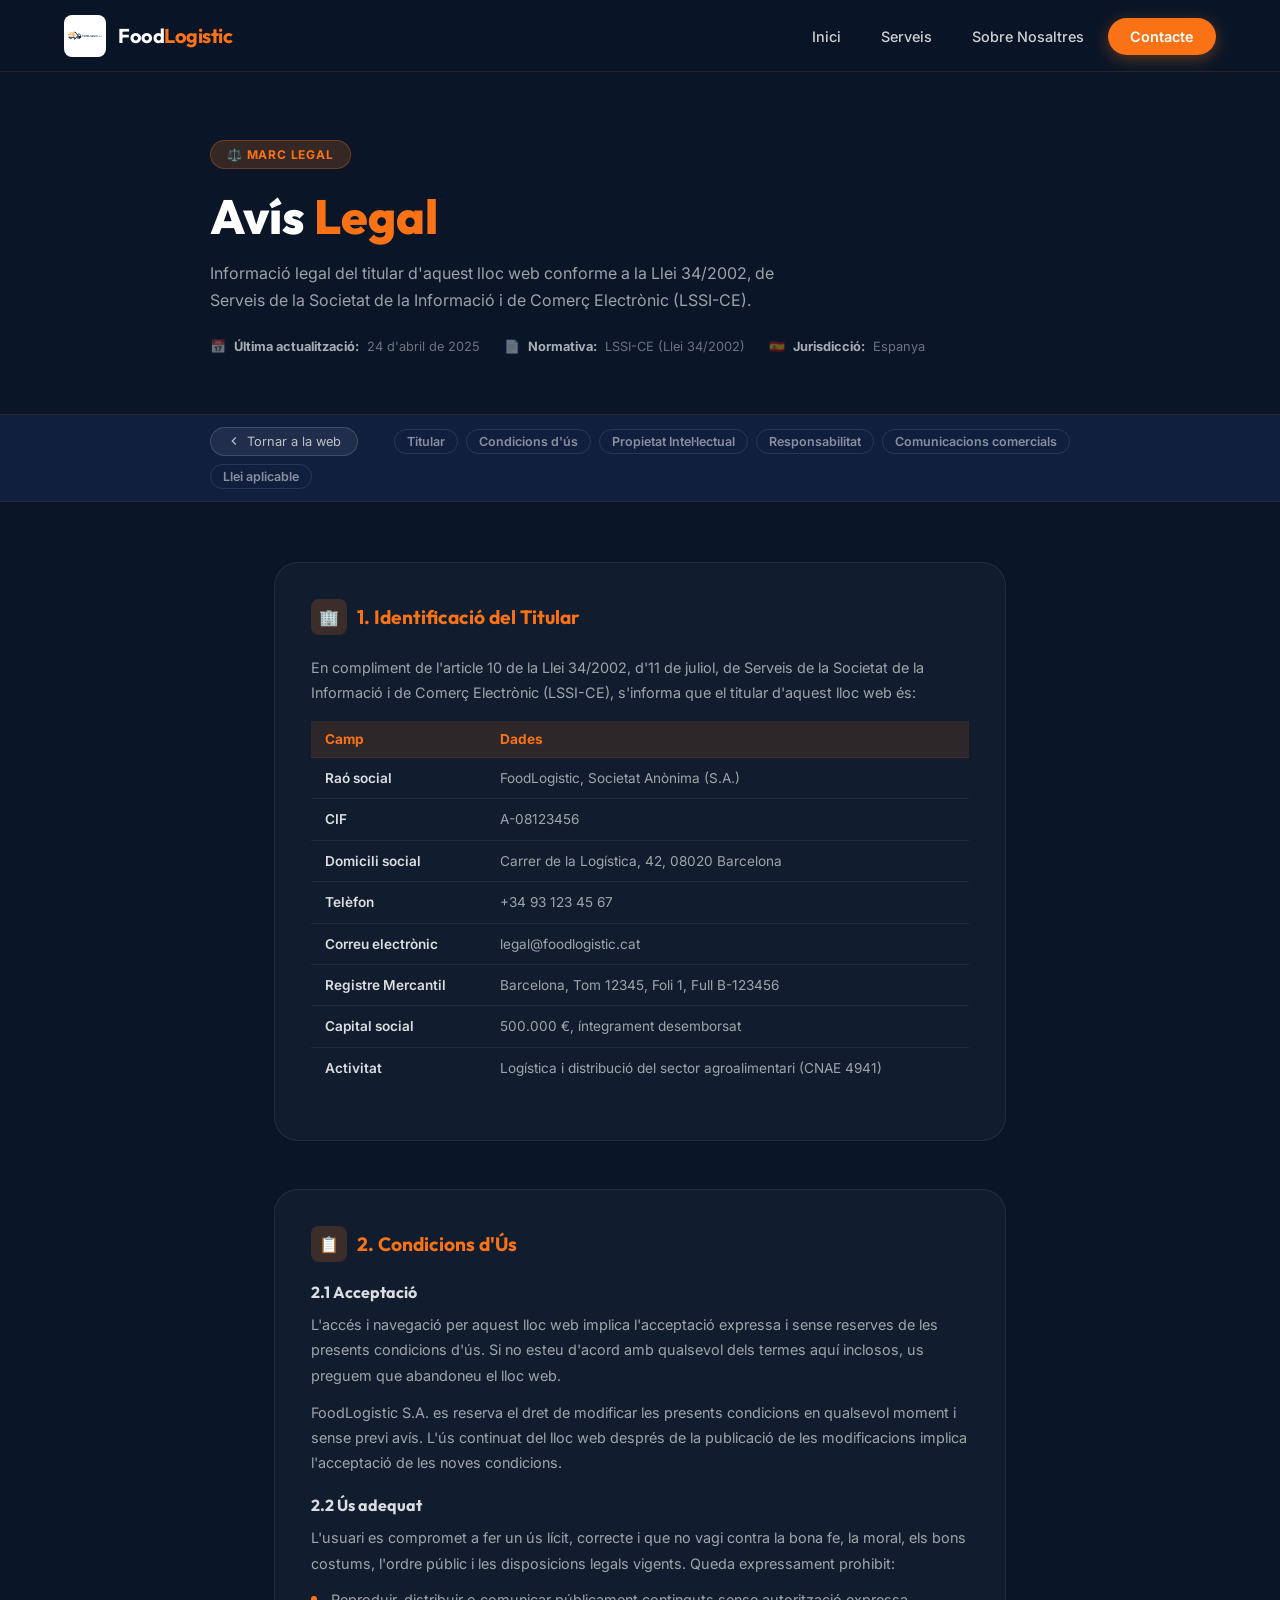
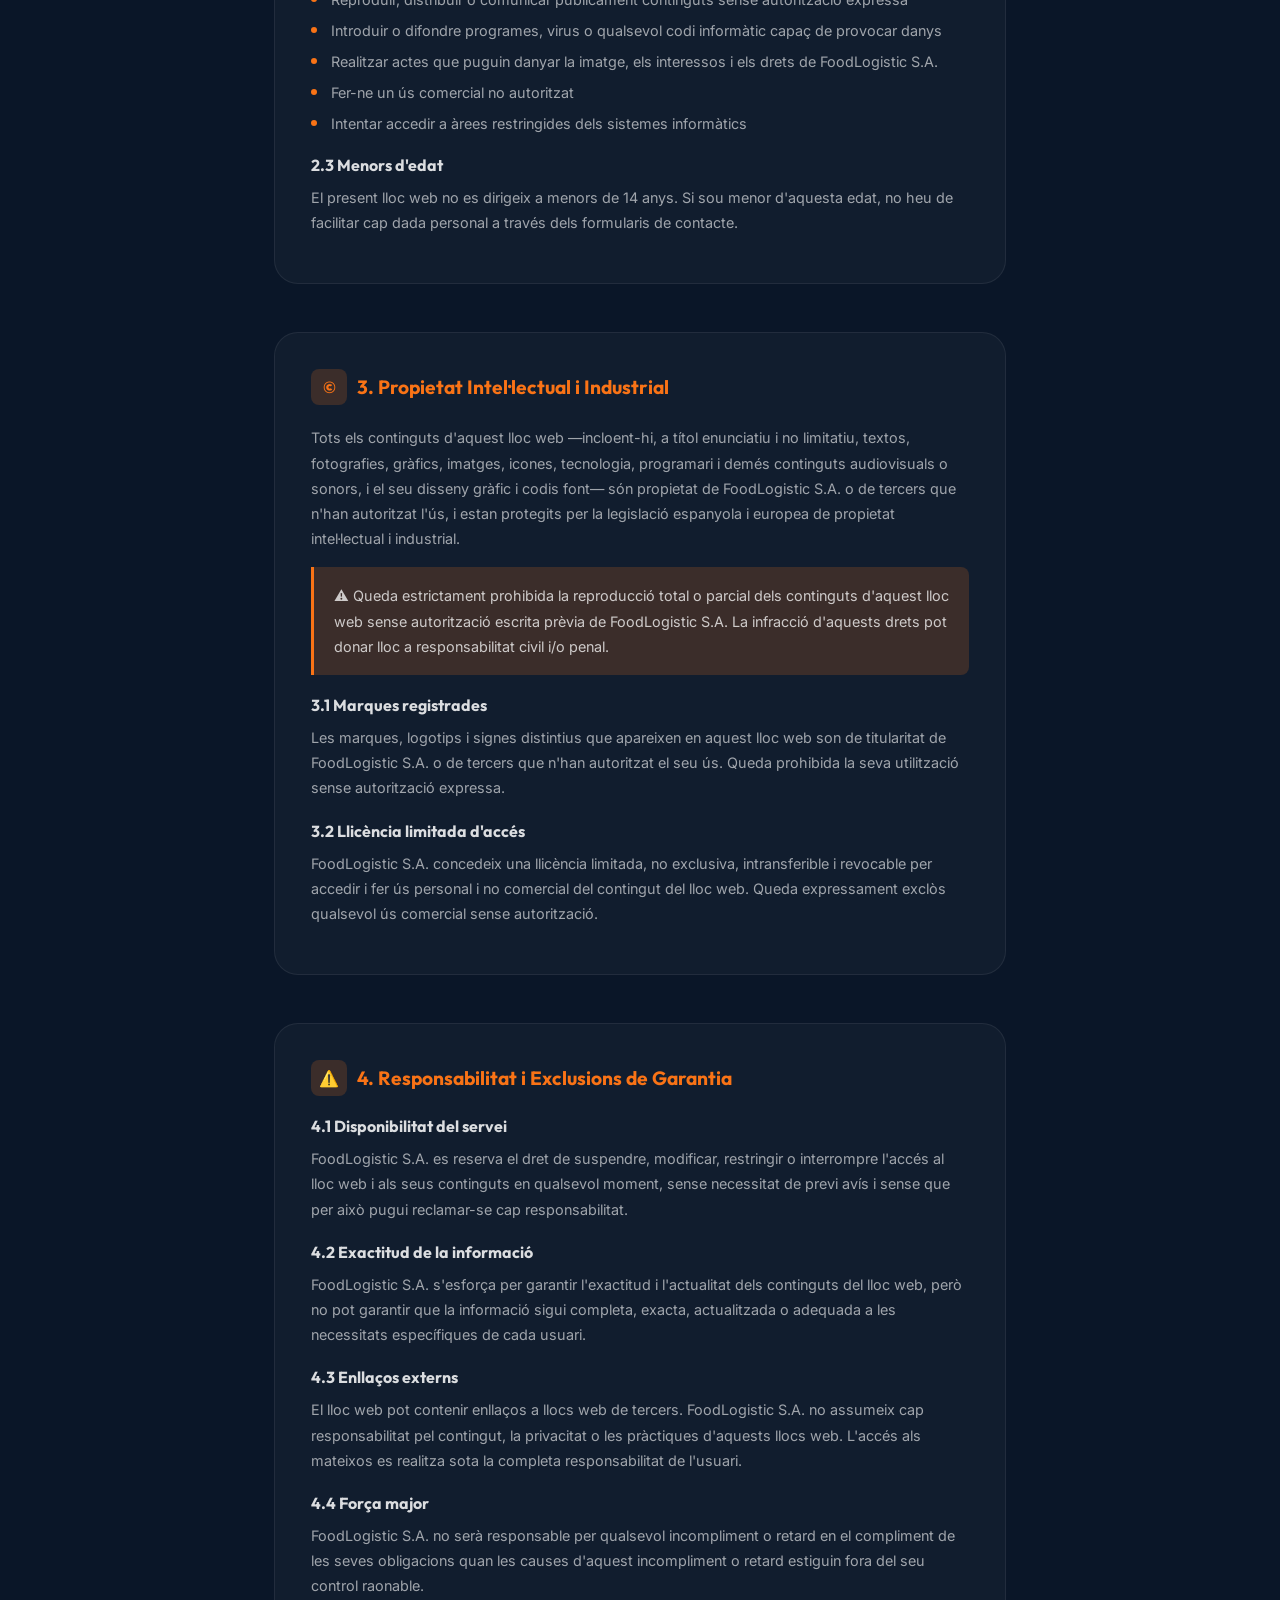
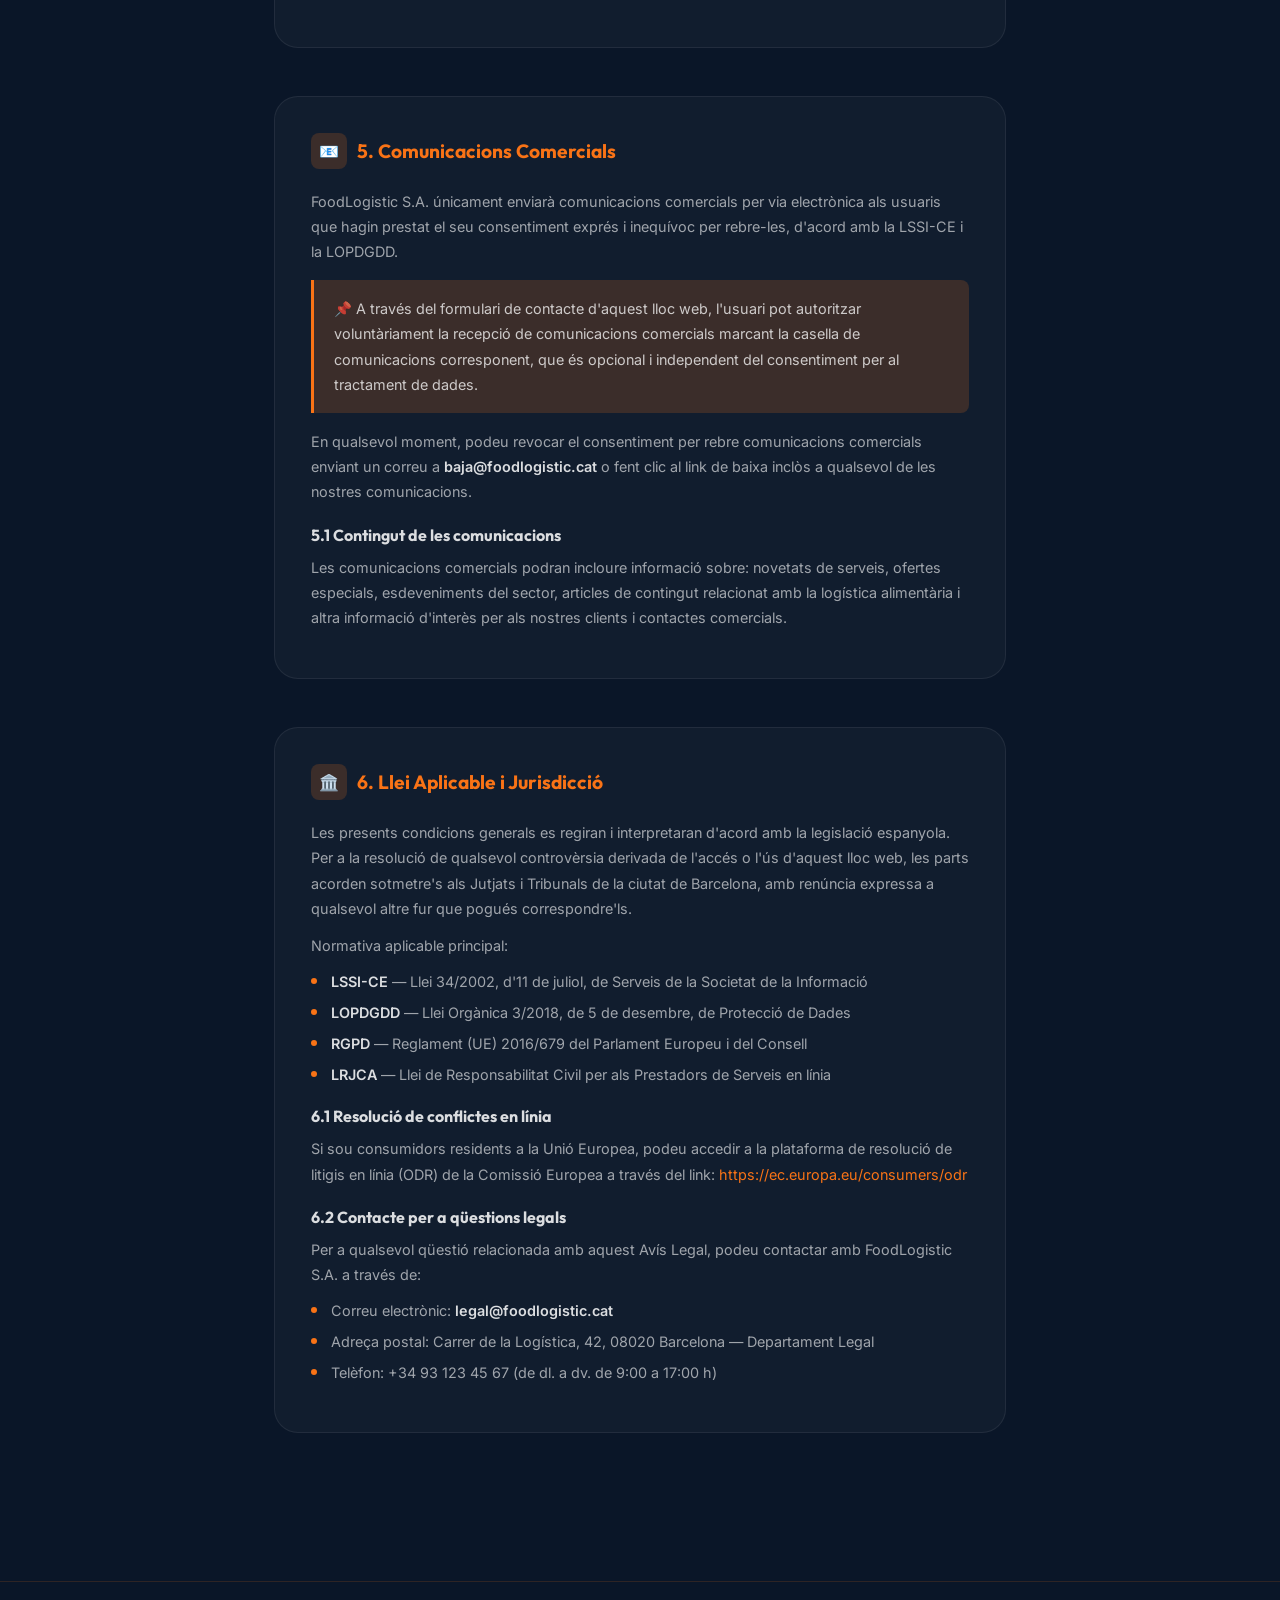
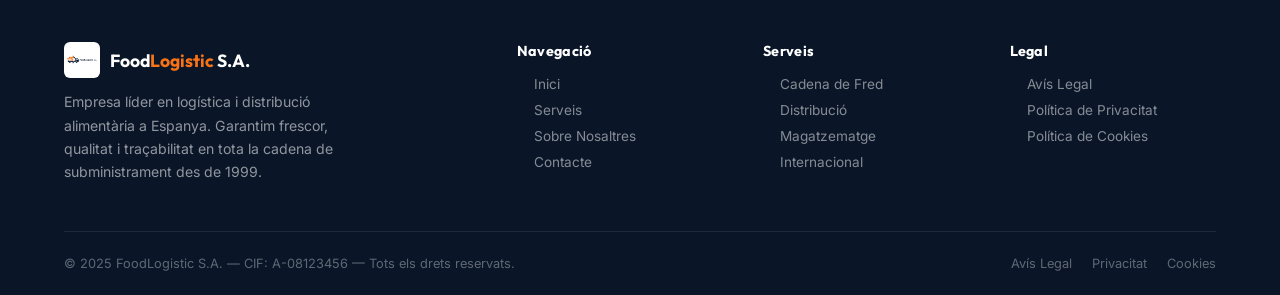
<file: docs/legal.html>
<!DOCTYPE html>
<html lang="ca">
<head>
  <meta charset="UTF-8" />
  <meta name="viewport" content="width=device-width, initial-scale=1.0" />
  <title>Avís Legal — FoodLogistic S.A.</title>
  <meta name="description" content="Avís Legal de FoodLogistic S.A. conforme a la Llei 34/2002 LSSI-CE. Informació del titular del lloc web, condicions d'ús i propietat intel·lectual." />
  <meta name="robots" content="noindex, follow" />
  <link rel="icon" href="data:image/svg+xml,<svg xmlns='http://www.w3.org/2000/svg' viewBox='0 0 100 100'><text y='.9em' font-size='90'>🚛</text></svg>" />
  <link rel="stylesheet" href="styles.css" />
  <style>
    /* ── Legal page overrides ── */
    body { background: var(--navy); }
    .legal-hero {
      background: var(--navy);
      padding: 140px 5% 60px;
      border-bottom: 1px solid rgba(249,115,22,.15);
    }
    .legal-hero-inner { max-width: 860px; margin: 0 auto; }
    .legal-badge {
      display: inline-flex; align-items: center; gap: 8px;
      background: var(--orange-glow);
      border: 1px solid rgba(249,115,22,.3);
      border-radius: 40px;
      padding: 6px 16px; margin-bottom: 20px;
      font-size: .75rem; font-weight: 700; color: var(--orange);
      text-transform: uppercase; letter-spacing: .8px;
    }
    .legal-hero h1 {
      font-family: var(--font-head);
      font-size: clamp(2rem, 5vw, 3rem);
      font-weight: 800; color: var(--white);
      line-height: 1.15; margin-bottom: 16px;
    }
    .legal-hero h1 span { color: var(--orange); }
    .legal-hero p.lead {
      font-size: 1rem; color: rgba(255,255,255,.6); line-height: 1.7;
      max-width: 600px;
    }
    .legal-meta {
      display: flex; gap: 24px; flex-wrap: wrap; margin-top: 24px;
    }
    .legal-meta-item {
      display: flex; align-items: center; gap: 8px;
      font-size: .8rem; color: rgba(255,255,255,.4);
    }
    .legal-meta-item strong { color: rgba(255,255,255,.65); }

    .legal-body {
      max-width: 860px; margin: 0 auto;
      padding: 60px 5% 100px;
    }
    .legal-section {
      margin-bottom: 48px;
      background: rgba(255,255,255,.03);
      border: 1px solid rgba(255,255,255,.07);
      border-radius: var(--radius-lg);
      padding: 36px;
    }
    .legal-section:hover {
      border-color: rgba(249,115,22,.15);
      background: rgba(255,255,255,.04);
    }
    .legal-section h2 {
      font-family: var(--font-head);
      font-size: 1.2rem; font-weight: 700;
      color: var(--orange); margin-bottom: 20px;
      display: flex; align-items: center; gap: 10px;
    }
    .legal-section h2 .icon {
      width: 36px; height: 36px; flex-shrink: 0;
      background: var(--orange-glow);
      border-radius: 8px;
      display: flex; align-items: center; justify-content: center;
      font-size: 1rem;
    }
    .legal-section h3 {
      font-family: var(--font-head);
      font-size: 1rem; font-weight: 700;
      color: rgba(255,255,255,.85); margin: 20px 0 10px;
    }
    .legal-section p {
      font-size: .9rem; color: rgba(255,255,255,.6);
      line-height: 1.75; margin-bottom: 12px;
    }
    .legal-section ul {
      padding-left: 0; display: flex; flex-direction: column; gap: 8px;
      margin-bottom: 12px;
    }
    .legal-section ul li {
      font-size: .9rem; color: rgba(255,255,255,.6);
      padding-left: 20px; position: relative; line-height: 1.6;
    }
    .legal-section ul li::before {
      content: ''; position: absolute; left: 0; top: 8px;
      width: 6px; height: 6px;
      background: var(--orange); border-radius: 50%;
    }
    .legal-section strong { color: rgba(255,255,255,.85); font-weight: 600; }
    .legal-section a { color: var(--orange); transition: var(--transition); }
    .legal-section a:hover { text-decoration: underline; }
    .legal-highlight {
      background: var(--orange-glow);
      border-left: 3px solid var(--orange);
      border-radius: 0 var(--radius-sm) var(--radius-sm) 0;
      padding: 16px 20px; margin: 16px 0;
    }
    .legal-highlight p { margin: 0; color: rgba(255,255,255,.75); }
    .legal-table {
      width: 100%; border-collapse: collapse; margin: 16px 0;
      font-size: .85rem;
    }
    .legal-table th {
      background: rgba(249,115,22,.12);
      color: var(--orange); font-weight: 700;
      padding: 10px 14px; text-align: left;
      border-bottom: 1px solid rgba(249,115,22,.2);
    }
    .legal-table td {
      padding: 10px 14px;
      color: rgba(255,255,255,.6);
      border-bottom: 1px solid rgba(255,255,255,.06);
      line-height: 1.5;
    }
    .legal-table tr:last-child td { border-bottom: none; }
    .legal-table tr:hover td { background: rgba(255,255,255,.03); }

    .legal-nav {
      position: sticky; top: 88px;
      background: rgba(18,32,64,.95);
      backdrop-filter: blur(12px);
      border-bottom: 1px solid rgba(249,115,22,.1);
      padding: 12px 5%; z-index: 100;
    }
    .legal-nav-inner {
      max-width: 860px; margin: 0 auto;
      display: flex; gap: 8px; flex-wrap: wrap; align-items: center;
    }
    .legal-nav-link {
      font-size: .78rem; font-weight: 600;
      color: rgba(255,255,255,.5);
      padding: 4px 12px; border-radius: 20px;
      border: 1px solid rgba(255,255,255,.1);
      transition: var(--transition);
    }
    .legal-nav-link:hover { color: var(--orange); border-color: rgba(249,115,22,.3); }
    .back-btn {
      display: inline-flex; align-items: center; gap: 6px;
      background: rgba(255,255,255,.07);
      border: 1px solid rgba(255,255,255,.15);
      border-radius: 40px;
      padding: 6px 16px; margin-right: auto;
      font-size: .8rem; color: rgba(255,255,255,.7);
      transition: var(--transition);
    }
    .back-btn:hover { background: var(--orange-glow); border-color: rgba(249,115,22,.3); color: var(--orange); }
  </style>
</head>
<body>

  <!-- ── NAVBAR ── -->
  <nav id="navbar" role="navigation" aria-label="Navegació principal">
    <a href="index.html" class="nav-brand" aria-label="FoodLogistic – Inici">
      <img src="images/logo.png" alt="Logotip FoodLogistic S.A." class="nav-logo" />
      <span class="nav-brand-name">Food<span>Logistic</span></span>
    </a>
    <ul class="nav-links" id="nav-links" role="menubar">
      <li role="none"><a href="index.html" role="menuitem">Inici</a></li>
      <li role="none"><a href="index.html#serveis" role="menuitem">Serveis</a></li>
      <li role="none"><a href="index.html#sobre-nosaltres" role="menuitem">Sobre Nosaltres</a></li>
      <li role="none"><a href="index.html#contacte" role="menuitem" class="nav-cta">Contacte</a></li>
    </ul>
    <button class="hamburger" id="hamburger" aria-label="Obrir menú" aria-expanded="false" aria-controls="nav-links">
      <span></span><span></span><span></span>
    </button>
  </nav>

  <!-- ── HERO ── -->
  <div class="legal-hero">
    <div class="legal-hero-inner">
      <span class="legal-badge">⚖️ Marc Legal</span>
      <h1>Avís <span>Legal</span></h1>
      <p class="lead">Informació legal del titular d'aquest lloc web conforme a la Llei 34/2002, de Serveis de la Societat de la Informació i de Comerç Electrònic (LSSI-CE).</p>
      <div class="legal-meta">
        <div class="legal-meta-item">📅 <strong>Última actualització:</strong> 24 d'abril de 2025</div>
        <div class="legal-meta-item">📄 <strong>Normativa:</strong> LSSI-CE (Llei 34/2002)</div>
        <div class="legal-meta-item">🇪🇸 <strong>Jurisdicció:</strong> Espanya</div>
      </div>
    </div>
  </div>

  <!-- ── INDEX DE SECCIONS ── -->
  <div class="legal-nav" role="navigation" aria-label="Índex del document legal">
    <div class="legal-nav-inner">
      <a href="index.html" class="back-btn">
        <svg width="14" height="14" fill="none" stroke="currentColor" stroke-width="2" viewBox="0 0 24 24"><polyline points="15 18 9 12 15 6"/></svg>
        Tornar a la web
      </a>
      <a href="#titular" class="legal-nav-link">Titular</a>
      <a href="#condicions" class="legal-nav-link">Condicions d'ús</a>
      <a href="#propietat-intel" class="legal-nav-link">Propietat Intel·lectual</a>
      <a href="#responsabilitat" class="legal-nav-link">Responsabilitat</a>
      <a href="#comunicacions-comercials" class="legal-nav-link">Comunicacions comercials</a>
      <a href="#llei-aplicable" class="legal-nav-link">Llei aplicable</a>
    </div>
  </div>

  <!-- ── CONTINGUT ── -->
  <main class="legal-body" id="main-content">

    <div class="legal-section" id="titular">
      <h2><span class="icon">🏢</span> 1. Identificació del Titular</h2>
      <p>En compliment de l'article 10 de la Llei 34/2002, d'11 de juliol, de Serveis de la Societat de la Informació i de Comerç Electrònic (LSSI-CE), s'informa que el titular d'aquest lloc web és:</p>
      <table class="legal-table" aria-label="Dades del titular">
        <tr><th>Camp</th><th>Dades</th></tr>
        <tr><td><strong>Raó social</strong></td><td>FoodLogistic, Societat Anònima (S.A.)</td></tr>
        <tr><td><strong>CIF</strong></td><td>A-08123456</td></tr>
        <tr><td><strong>Domicili social</strong></td><td>Carrer de la Logística, 42, 08020 Barcelona</td></tr>
        <tr><td><strong>Telèfon</strong></td><td>+34 93 123 45 67</td></tr>
        <tr><td><strong>Correu electrònic</strong></td><td>legal@foodlogistic.cat</td></tr>
        <tr><td><strong>Registre Mercantil</strong></td><td>Barcelona, Tom 12345, Foli 1, Full B-123456</td></tr>
        <tr><td><strong>Capital social</strong></td><td>500.000 €, íntegrament desemborsat</td></tr>
        <tr><td><strong>Activitat</strong></td><td>Logística i distribució del sector agroalimentari (CNAE 4941)</td></tr>
      </table>
    </div>

    <div class="legal-section" id="condicions">
      <h2><span class="icon">📋</span> 2. Condicions d'Ús</h2>
      <h3>2.1 Acceptació</h3>
      <p>L'accés i navegació per aquest lloc web implica l'acceptació expressa i sense reserves de les presents condicions d'ús. Si no esteu d'acord amb qualsevol dels termes aquí inclosos, us preguem que abandoneu el lloc web.</p>
      <p>FoodLogistic S.A. es reserva el dret de modificar les presents condicions en qualsevol moment i sense previ avís. L'ús continuat del lloc web després de la publicació de les modificacions implica l'acceptació de les noves condicions.</p>
      <h3>2.2 Ús adequat</h3>
      <p>L'usuari es compromet a fer un ús lícit, correcte i que no vagi contra la bona fe, la moral, els bons costums, l'ordre públic i les disposicions legals vigents. Queda expressament prohibit:</p>
      <ul>
        <li>Reproduir, distribuir o comunicar públicament continguts sense autorització expressa</li>
        <li>Introduir o difondre programes, virus o qualsevol codi informàtic capaç de provocar danys</li>
        <li>Realitzar actes que puguin danyar la imatge, els interessos i els drets de FoodLogistic S.A.</li>
        <li>Fer-ne un ús comercial no autoritzat</li>
        <li>Intentar accedir a àrees restringides dels sistemes informàtics</li>
      </ul>
      <h3>2.3 Menors d'edat</h3>
      <p>El present lloc web no es dirigeix a menors de 14 anys. Si sou menor d'aquesta edat, no heu de facilitar cap dada personal a través dels formularis de contacte.</p>
    </div>

    <div class="legal-section" id="propietat-intel">
      <h2><span class="icon">©️</span> 3. Propietat Intel·lectual i Industrial</h2>
      <p>Tots els continguts d'aquest lloc web —incloent-hi, a títol enunciatiu i no limitatiu, textos, fotografies, gràfics, imatges, icones, tecnologia, programari i demés continguts audiovisuals o sonors, i el seu disseny gràfic i codis font— són propietat de FoodLogistic S.A. o de tercers que n'han autoritzat l'ús, i estan protegits per la legislació espanyola i europea de propietat intel·lectual i industrial.</p>
      <div class="legal-highlight">
        <p>⚠️ Queda estrictament prohibida la reproducció total o parcial dels continguts d'aquest lloc web sense autorització escrita prèvia de FoodLogistic S.A. La infracció d'aquests drets pot donar lloc a responsabilitat civil i/o penal.</p>
      </div>
      <h3>3.1 Marques registrades</h3>
      <p>Les marques, logotips i signes distintius que apareixen en aquest lloc web son de titularitat de FoodLogistic S.A. o de tercers que n'han autoritzat el seu ús. Queda prohibida la seva utilització sense autorització expressa.</p>
      <h3>3.2 Llicència limitada d'accés</h3>
      <p>FoodLogistic S.A. concedeix una llicència limitada, no exclusiva, intransferible i revocable per accedir i fer ús personal i no comercial del contingut del lloc web. Queda expressament exclòs qualsevol ús comercial sense autorització.</p>
    </div>

    <div class="legal-section" id="responsabilitat">
      <h2><span class="icon">⚠️</span> 4. Responsabilitat i Exclusions de Garantia</h2>
      <h3>4.1 Disponibilitat del servei</h3>
      <p>FoodLogistic S.A. es reserva el dret de suspendre, modificar, restringir o interrompre l'accés al lloc web i als seus continguts en qualsevol moment, sense necessitat de previ avís i sense que per això pugui reclamar-se cap responsabilitat.</p>
      <h3>4.2 Exactitud de la informació</h3>
      <p>FoodLogistic S.A. s'esforça per garantir l'exactitud i l'actualitat dels continguts del lloc web, però no pot garantir que la informació sigui completa, exacta, actualitzada o adequada a les necessitats específiques de cada usuari.</p>
      <h3>4.3 Enllaços externs</h3>
      <p>El lloc web pot contenir enllaços a llocs web de tercers. FoodLogistic S.A. no assumeix cap responsabilitat pel contingut, la privacitat o les pràctiques d'aquests llocs web. L'accés als mateixos es realitza sota la completa responsabilitat de l'usuari.</p>
      <h3>4.4 Força major</h3>
      <p>FoodLogistic S.A. no serà responsable per qualsevol incompliment o retard en el compliment de les seves obligacions quan les causes d'aquest incompliment o retard estiguin fora del seu control raonable.</p>
    </div>

    <div class="legal-section" id="comunicacions-comercials">
      <h2><span class="icon">📧</span> 5. Comunicacions Comercials</h2>
      <p>FoodLogistic S.A. únicament enviarà comunicacions comercials per via electrònica als usuaris que hagin prestat el seu consentiment exprés i inequívoc per rebre-les, d'acord amb la LSSI-CE i la LOPDGDD.</p>
      <div class="legal-highlight">
        <p>📌 A través del formulari de contacte d'aquest lloc web, l'usuari pot autoritzar voluntàriament la recepció de comunicacions comercials marcant la casella de comunicacions corresponent, que és opcional i independent del consentiment per al tractament de dades.</p>
      </div>
      <p>En qualsevol moment, podeu revocar el consentiment per rebre comunicacions comercials enviant un correu a <strong>baja@foodlogistic.cat</strong> o fent clic al link de baixa inclòs a qualsevol de les nostres comunicacions.</p>
      <h3>5.1 Contingut de les comunicacions</h3>
      <p>Les comunicacions comercials podran incloure informació sobre: novetats de serveis, ofertes especials, esdeveniments del sector, articles de contingut relacionat amb la logística alimentària i altra informació d'interès per als nostres clients i contactes comercials.</p>
    </div>

    <div class="legal-section" id="llei-aplicable">
      <h2><span class="icon">🏛️</span> 6. Llei Aplicable i Jurisdicció</h2>
      <p>Les presents condicions generals es regiran i interpretaran d'acord amb la legislació espanyola. Per a la resolució de qualsevol controvèrsia derivada de l'accés o l'ús d'aquest lloc web, les parts acorden sotmetre's als Jutjats i Tribunals de la ciutat de Barcelona, amb renúncia expressa a qualsevol altre fur que pogués correspondre'ls.</p>
      <p>Normativa aplicable principal:</p>
      <ul>
        <li><strong>LSSI-CE</strong> — Llei 34/2002, d'11 de juliol, de Serveis de la Societat de la Informació</li>
        <li><strong>LOPDGDD</strong> — Llei Orgànica 3/2018, de 5 de desembre, de Protecció de Dades</li>
        <li><strong>RGPD</strong> — Reglament (UE) 2016/679 del Parlament Europeu i del Consell</li>
        <li><strong>LRJCA</strong> — Llei de Responsabilitat Civil per als Prestadors de Serveis en línia</li>
      </ul>
      <h3>6.1 Resolució de conflictes en línia</h3>
      <p>Si sou consumidors residents a la Unió Europea, podeu accedir a la plataforma de resolució de litigis en línia (ODR) de la Comissió Europea a través del link: <a href="https://ec.europa.eu/consumers/odr" target="_blank" rel="noopener">https://ec.europa.eu/consumers/odr</a></p>
      <h3>6.2 Contacte per a qüestions legals</h3>
      <p>Per a qualsevol qüestió relacionada amb aquest Avís Legal, podeu contactar amb FoodLogistic S.A. a través de:</p>
      <ul>
        <li>Correu electrònic: <strong>legal@foodlogistic.cat</strong></li>
        <li>Adreça postal: Carrer de la Logística, 42, 08020 Barcelona — Departament Legal</li>
        <li>Telèfon: +34 93 123 45 67 (de dl. a dv. de 9:00 a 17:00 h)</li>
      </ul>
    </div>

  </main>

  <!-- ── FOOTER ── -->
  <footer role="contentinfo">
    <div class="footer-grid">
      <div class="footer-brand">
        <div class="footer-brand-logo">
          <img src="images/logo.png" alt="FoodLogistic S.A." />
          <span class="footer-brand-name">Food<span>Logistic</span> S.A.</span>
        </div>
        <p>Empresa líder en logística i distribució alimentària a Espanya. Garantim frescor, qualitat i traçabilitat en tota la cadena de subministrament des de 1999.</p>
      </div>
      <div class="footer-col">
        <h4>Navegació</h4>
        <ul>
          <li><a href="index.html">Inici</a></li>
          <li><a href="index.html#serveis">Serveis</a></li>
          <li><a href="index.html#sobre-nosaltres">Sobre Nosaltres</a></li>
          <li><a href="index.html#contacte">Contacte</a></li>
        </ul>
      </div>
      <div class="footer-col">
        <h4>Serveis</h4>
        <ul>
          <li><a href="index.html#servei-cadena-fred">Cadena de Fred</a></li>
          <li><a href="index.html#servei-distribucio">Distribució</a></li>
          <li><a href="index.html#servei-magatzem">Magatzematge</a></li>
          <li><a href="index.html#servei-importexport">Internacional</a></li>
        </ul>
      </div>
      <div class="footer-col">
        <h4>Legal</h4>
        <ul>
          <li><a href="legal.html" aria-current="page">Avís Legal</a></li>
          <li><a href="privacitat.html">Política de Privacitat</a></li>
          <li><a href="cookies.html">Política de Cookies</a></li>
        </ul>
      </div>
    </div>
    <div class="footer-bottom">
      <p>© 2025 FoodLogistic S.A. — CIF: A-08123456 — Tots els drets reservats.</p>
      <div class="footer-legal-links">
        <a href="legal.html">Avís Legal</a>
        <a href="privacitat.html">Privacitat</a>
        <a href="cookies.html">Cookies</a>
      </div>
    </div>
  </footer>

  <button id="back-to-top" aria-label="Tornar a l'inici">
    <svg width="20" height="20" fill="none" stroke="currentColor" stroke-width="2.5" viewBox="0 0 24 24"><polyline points="18 15 12 9 6 15"/></svg>
  </button>

  <script>
    'use strict';
    const navbar = document.getElementById('navbar');
    window.addEventListener('scroll', () => { navbar.classList.toggle('scrolled', window.scrollY > 40); });
    const hamburger = document.getElementById('hamburger');
    const navLinks  = document.getElementById('nav-links');
    hamburger.addEventListener('click', () => {
      const open = hamburger.classList.toggle('open');
      navLinks.classList.toggle('open', open);
      hamburger.setAttribute('aria-expanded', open);
    });
    const btt = document.getElementById('back-to-top');
    window.addEventListener('scroll', () => btt.classList.toggle('visible', window.scrollY > 300));
    btt.addEventListener('click', () => window.scrollTo({ top: 0, behavior: 'smooth' }));
  </script>
</body>
</html>
</file>
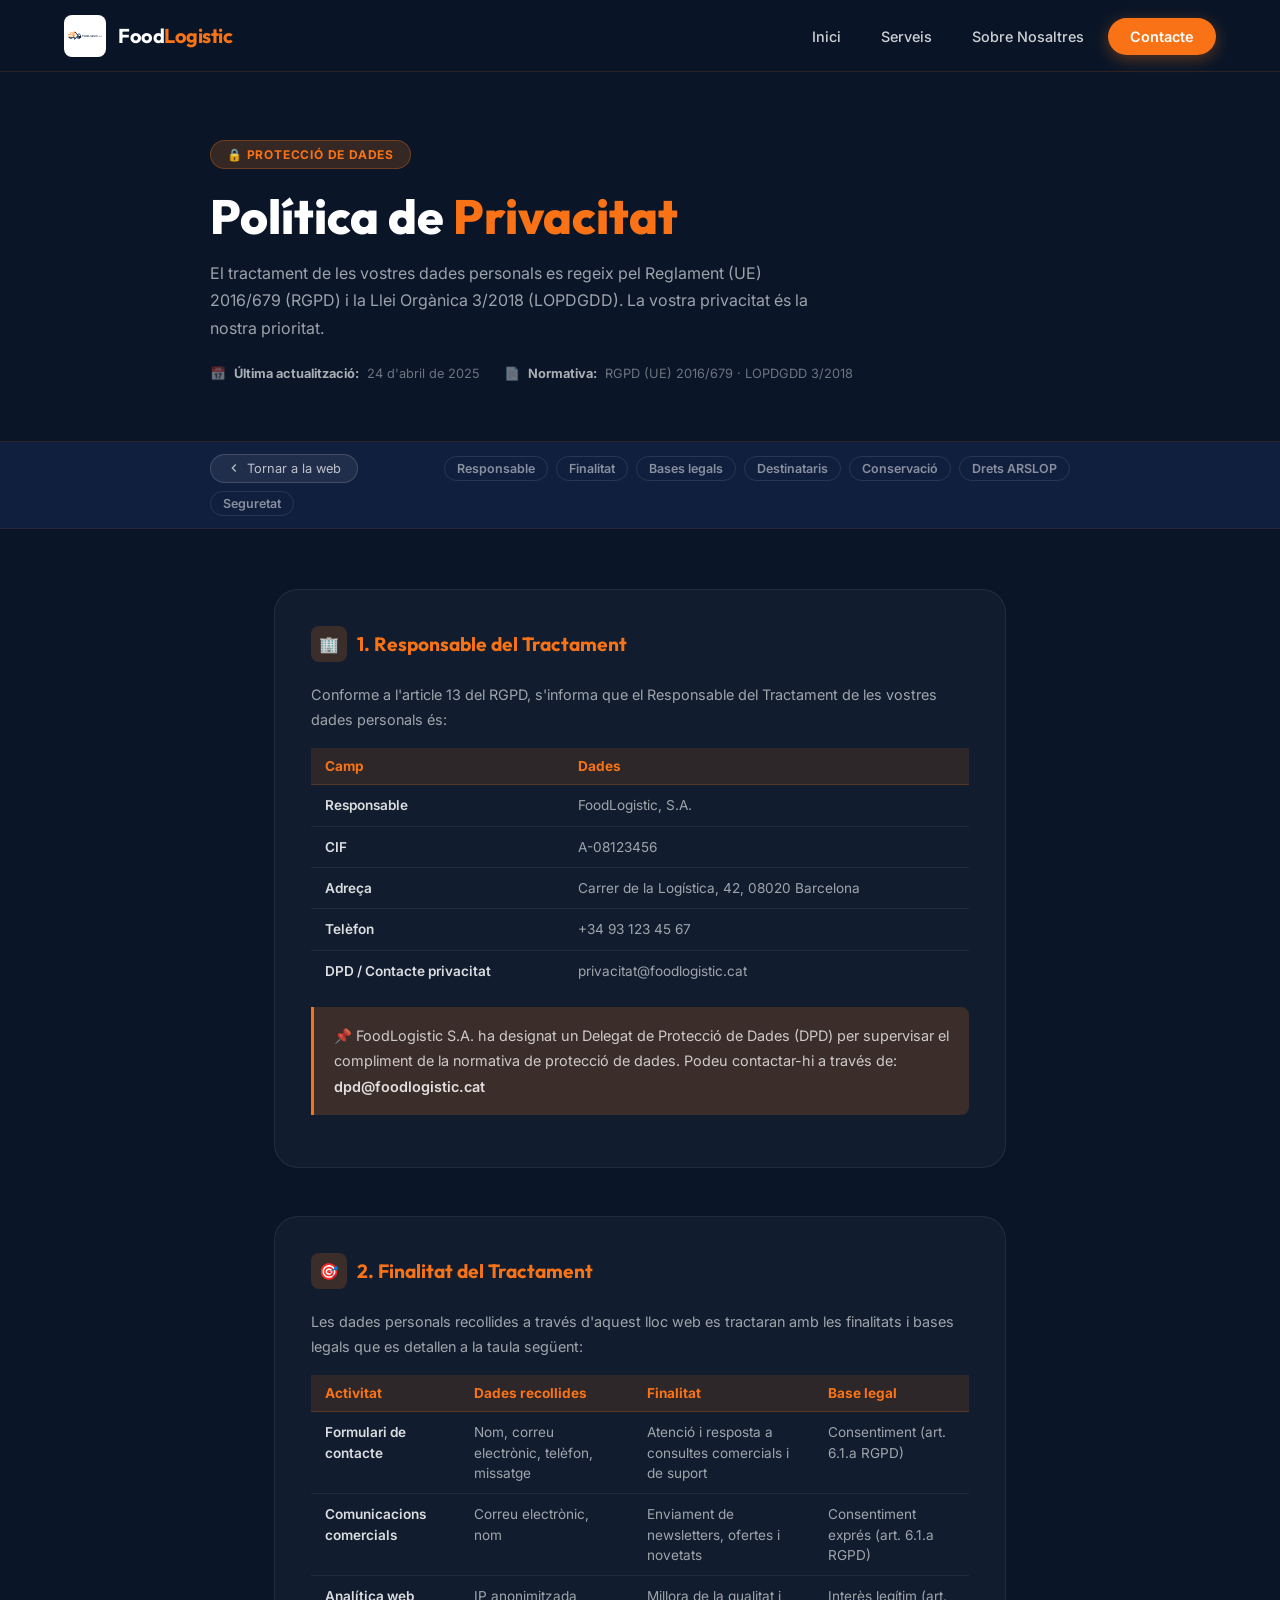
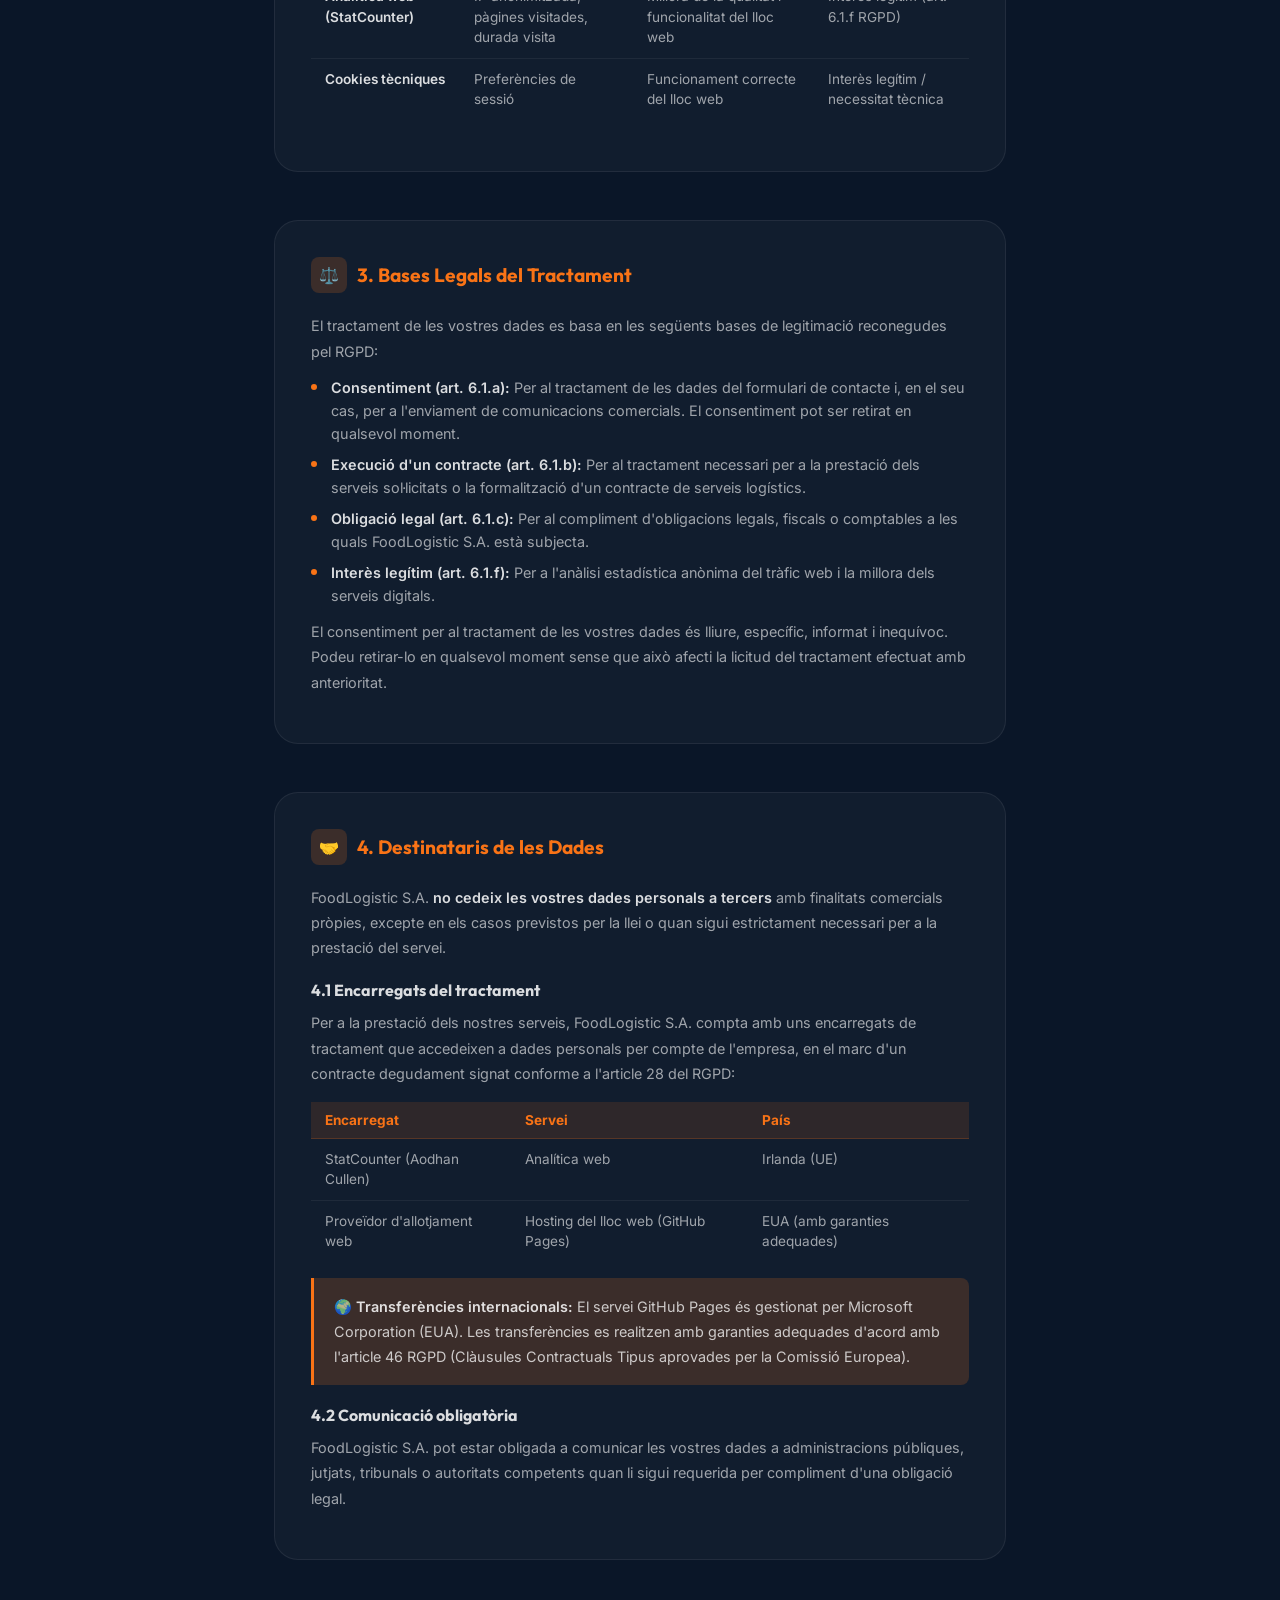
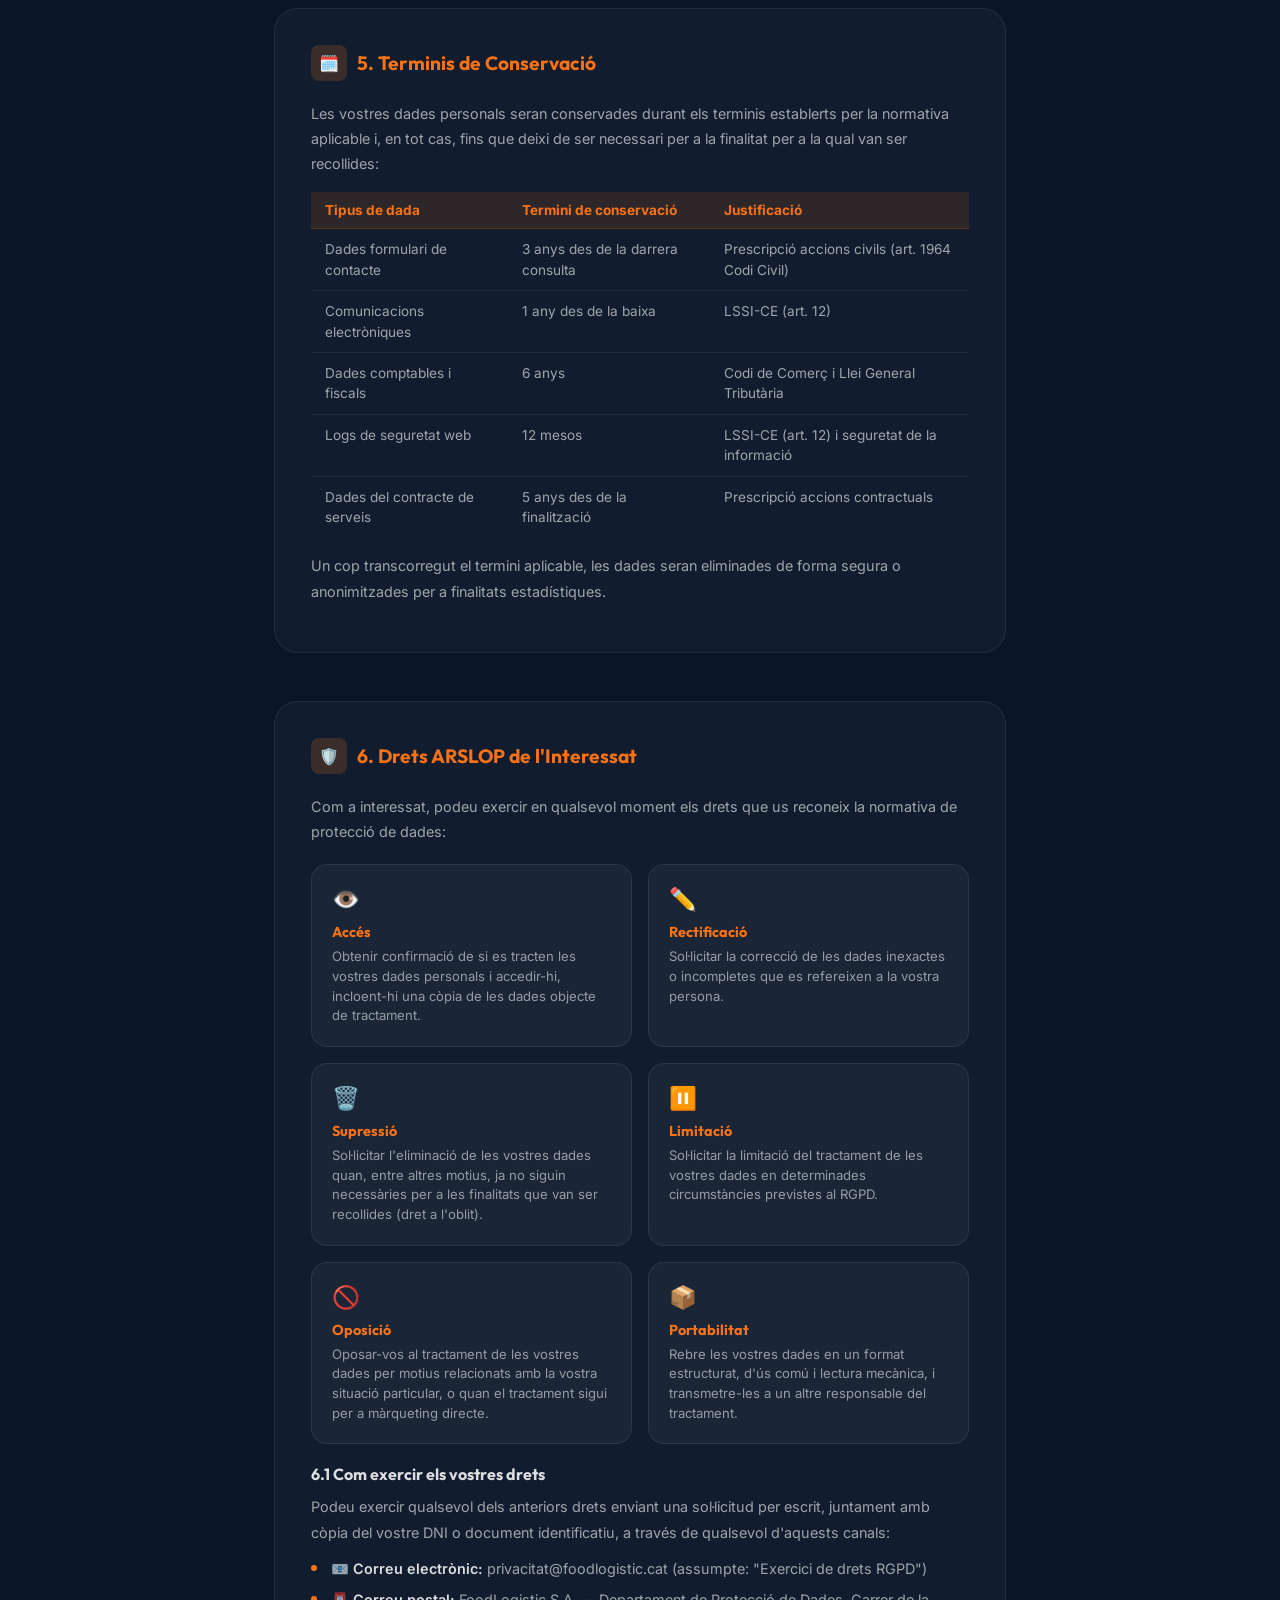
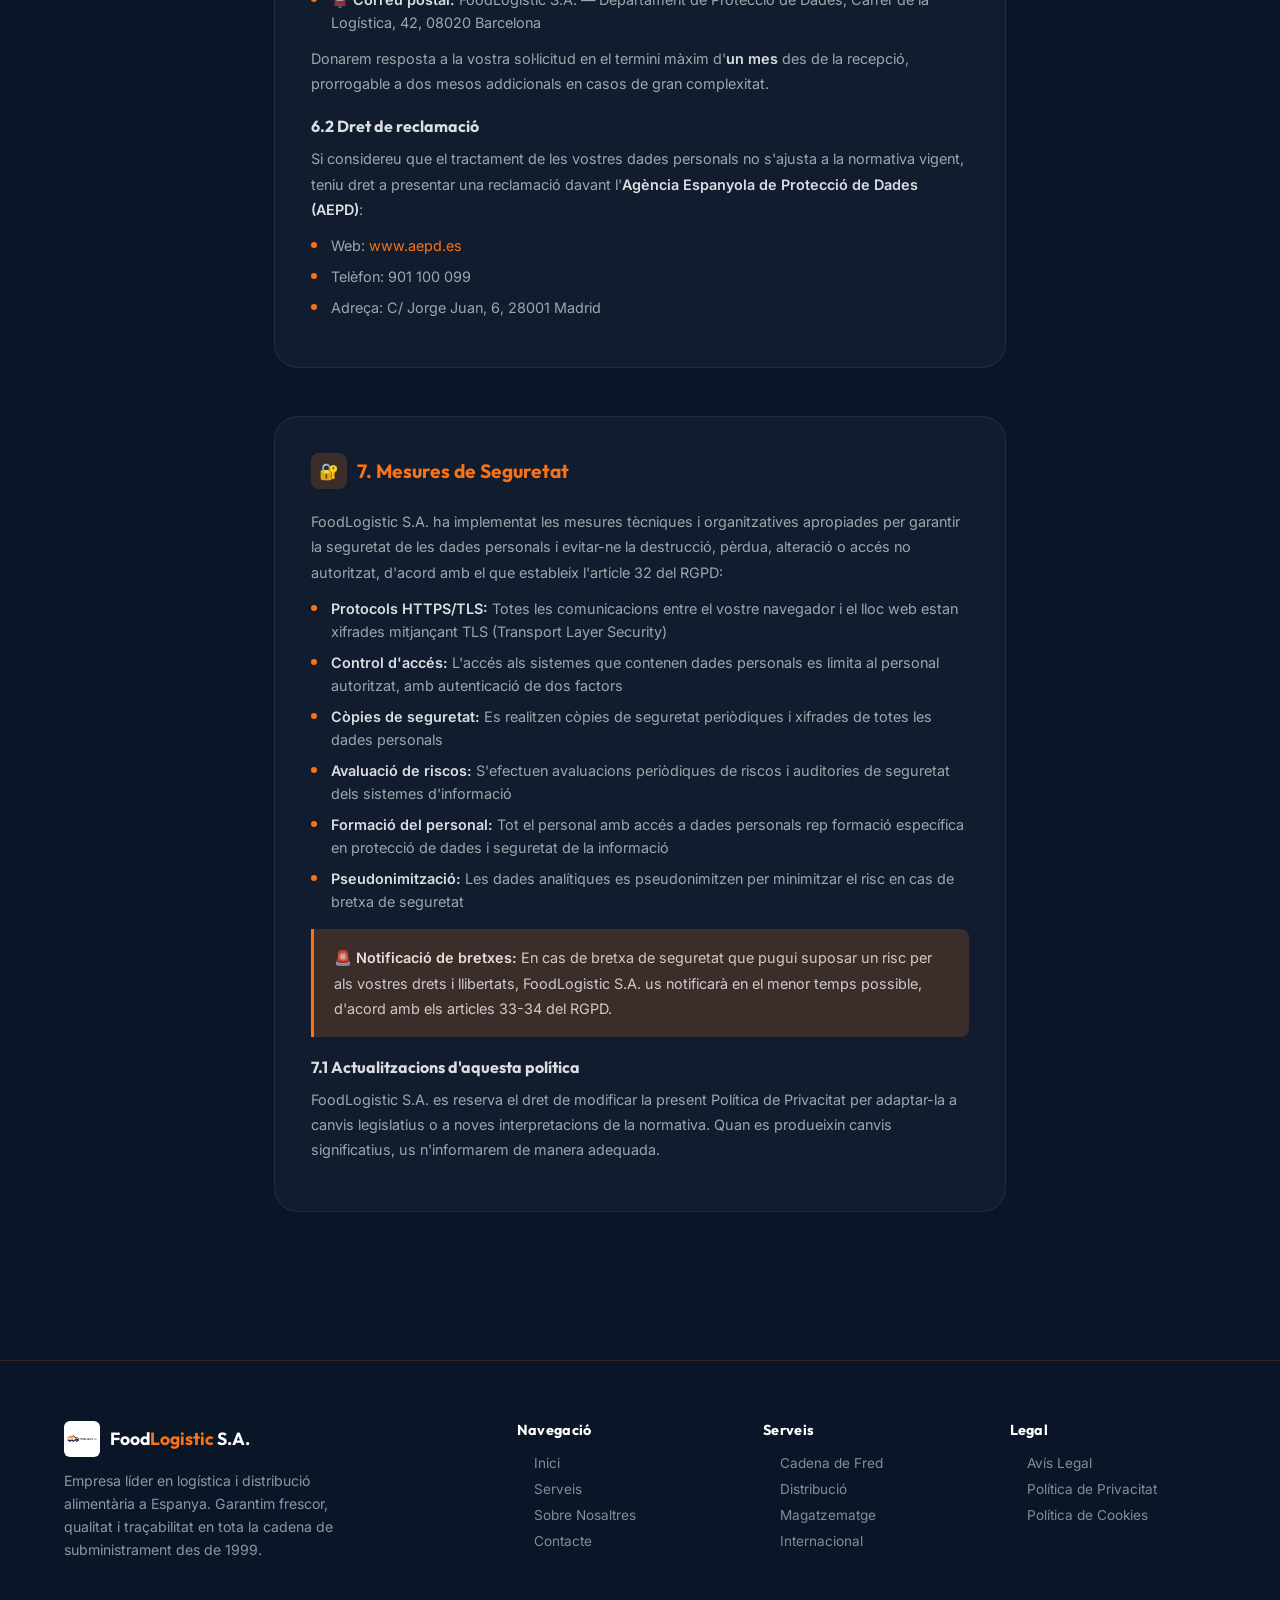
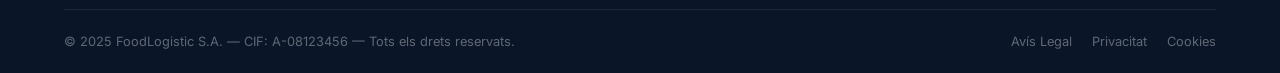
<file: docs/privacitat.html>
<!DOCTYPE html>
<html lang="ca">
<head>
  <meta charset="UTF-8" />
  <meta name="viewport" content="width=device-width, initial-scale=1.0" />
  <title>Política de Privacitat — FoodLogistic S.A.</title>
  <meta name="description" content="Política de Privacitat de FoodLogistic S.A. conforme al RGPD i la LOPDGDD. Bases legals del tractament, drets ARSLOP i temps de conservació de les dades." />
  <meta name="robots" content="noindex, follow" />
  <link rel="icon" href="data:image/svg+xml,<svg xmlns='http://www.w3.org/2000/svg' viewBox='0 0 100 100'><text y='.9em' font-size='90'>🚛</text></svg>" />
  <link rel="stylesheet" href="styles.css" />
  <style>
    body { background: var(--navy); }
    .legal-hero {
      background: var(--navy);
      padding: 140px 5% 60px;
      border-bottom: 1px solid rgba(249,115,22,.15);
    }
    .legal-hero-inner { max-width: 860px; margin: 0 auto; }
    .legal-badge {
      display: inline-flex; align-items: center; gap: 8px;
      background: var(--orange-glow); border: 1px solid rgba(249,115,22,.3);
      border-radius: 40px; padding: 6px 16px; margin-bottom: 20px;
      font-size: .75rem; font-weight: 700; color: var(--orange);
      text-transform: uppercase; letter-spacing: .8px;
    }
    .legal-hero h1 {
      font-family: var(--font-head);
      font-size: clamp(2rem, 5vw, 3rem);
      font-weight: 800; color: var(--white);
      line-height: 1.15; margin-bottom: 16px;
    }
    .legal-hero h1 span { color: var(--orange); }
    .legal-hero p.lead { font-size: 1rem; color: rgba(255,255,255,.6); line-height: 1.7; max-width: 600px; }
    .legal-meta { display: flex; gap: 24px; flex-wrap: wrap; margin-top: 24px; }
    .legal-meta-item { display: flex; align-items: center; gap: 8px; font-size: .8rem; color: rgba(255,255,255,.4); }
    .legal-meta-item strong { color: rgba(255,255,255,.65); }

    .legal-body { max-width: 860px; margin: 0 auto; padding: 60px 5% 100px; }
    .legal-section {
      margin-bottom: 48px; background: rgba(255,255,255,.03);
      border: 1px solid rgba(255,255,255,.07); border-radius: var(--radius-lg); padding: 36px;
      transition: var(--transition);
    }
    .legal-section:hover { border-color: rgba(249,115,22,.15); background: rgba(255,255,255,.04); }
    .legal-section h2 {
      font-family: var(--font-head); font-size: 1.2rem; font-weight: 700;
      color: var(--orange); margin-bottom: 20px;
      display: flex; align-items: center; gap: 10px;
    }
    .legal-section h2 .icon {
      width: 36px; height: 36px; flex-shrink: 0;
      background: var(--orange-glow); border-radius: 8px;
      display: flex; align-items: center; justify-content: center; font-size: 1rem;
    }
    .legal-section h3 { font-family: var(--font-head); font-size: 1rem; font-weight: 700; color: rgba(255,255,255,.85); margin: 20px 0 10px; }
    .legal-section p { font-size: .9rem; color: rgba(255,255,255,.6); line-height: 1.75; margin-bottom: 12px; }
    .legal-section ul { padding-left: 0; display: flex; flex-direction: column; gap: 8px; margin-bottom: 12px; }
    .legal-section ul li { font-size: .9rem; color: rgba(255,255,255,.6); padding-left: 20px; position: relative; line-height: 1.6; }
    .legal-section ul li::before { content: ''; position: absolute; left: 0; top: 8px; width: 6px; height: 6px; background: var(--orange); border-radius: 50%; }
    .legal-section strong { color: rgba(255,255,255,.85); font-weight: 600; }
    .legal-section a { color: var(--orange); transition: var(--transition); }
    .legal-section a:hover { text-decoration: underline; }
    .legal-highlight { background: var(--orange-glow); border-left: 3px solid var(--orange); border-radius: 0 var(--radius-sm) var(--radius-sm) 0; padding: 16px 20px; margin: 16px 0; }
    .legal-highlight p { margin: 0; color: rgba(255,255,255,.75); }

    .legal-table { width: 100%; border-collapse: collapse; margin: 16px 0; font-size: .85rem; }
    .legal-table th { background: rgba(249,115,22,.12); color: var(--orange); font-weight: 700; padding: 10px 14px; text-align: left; border-bottom: 1px solid rgba(249,115,22,.2); }
    .legal-table td { padding: 10px 14px; color: rgba(255,255,255,.6); border-bottom: 1px solid rgba(255,255,255,.06); line-height: 1.5; vertical-align: top; }
    .legal-table tr:last-child td { border-bottom: none; }
    .legal-table tr:hover td { background: rgba(255,255,255,.03); }

    /* Drets cards */
    .rights-grid { display: grid; grid-template-columns: repeat(auto-fit, minmax(220px, 1fr)); gap: 16px; margin-top: 20px; }
    .right-card {
      background: rgba(255,255,255,.04);
      border: 1px solid rgba(255,255,255,.08);
      border-radius: var(--radius-md);
      padding: 20px;
      transition: var(--transition);
    }
    .right-card:hover { border-color: rgba(249,115,22,.25); background: rgba(249,115,22,.05); }
    .right-card-icon { font-size: 1.4rem; margin-bottom: 10px; }
    .right-card-title { font-family: var(--font-head); font-weight: 700; color: var(--orange); font-size: .9rem; margin-bottom: 6px; }
    .right-card-desc { font-size: .82rem; color: rgba(255,255,255,.55); line-height: 1.5; }

    .legal-nav { position: sticky; top: 88px; background: rgba(18,32,64,.95); backdrop-filter: blur(12px); border-bottom: 1px solid rgba(249,115,22,.1); padding: 12px 5%; z-index: 100; }
    .legal-nav-inner { max-width: 860px; margin: 0 auto; display: flex; gap: 8px; flex-wrap: wrap; align-items: center; }
    .legal-nav-link { font-size: .78rem; font-weight: 600; color: rgba(255,255,255,.5); padding: 4px 12px; border-radius: 20px; border: 1px solid rgba(255,255,255,.1); transition: var(--transition); }
    .legal-nav-link:hover { color: var(--orange); border-color: rgba(249,115,22,.3); }
    .back-btn { display: inline-flex; align-items: center; gap: 6px; background: rgba(255,255,255,.07); border: 1px solid rgba(255,255,255,.15); border-radius: 40px; padding: 6px 16px; margin-right: auto; font-size: .8rem; color: rgba(255,255,255,.7); transition: var(--transition); }
    .back-btn:hover { background: var(--orange-glow); border-color: rgba(249,115,22,.3); color: var(--orange); }
  </style>
</head>
<body>

  <nav id="navbar" role="navigation" aria-label="Navegació principal">
    <a href="index.html" class="nav-brand" aria-label="FoodLogistic – Inici">
      <img src="images/logo.png" alt="Logotip FoodLogistic S.A." class="nav-logo" />
      <span class="nav-brand-name">Food<span>Logistic</span></span>
    </a>
    <ul class="nav-links" id="nav-links" role="menubar">
      <li role="none"><a href="index.html" role="menuitem">Inici</a></li>
      <li role="none"><a href="index.html#serveis" role="menuitem">Serveis</a></li>
      <li role="none"><a href="index.html#sobre-nosaltres" role="menuitem">Sobre Nosaltres</a></li>
      <li role="none"><a href="index.html#contacte" role="menuitem" class="nav-cta">Contacte</a></li>
    </ul>
    <button class="hamburger" id="hamburger" aria-label="Obrir menú" aria-expanded="false" aria-controls="nav-links">
      <span></span><span></span><span></span>
    </button>
  </nav>

  <div class="legal-hero">
    <div class="legal-hero-inner">
      <span class="legal-badge">🔒 Protecció de Dades</span>
      <h1>Política de <span>Privacitat</span></h1>
      <p class="lead">El tractament de les vostres dades personals es regeix pel Reglament (UE) 2016/679 (RGPD) i la Llei Orgànica 3/2018 (LOPDGDD). La vostra privacitat és la nostra prioritat.</p>
      <div class="legal-meta">
        <div class="legal-meta-item">📅 <strong>Última actualització:</strong> 24 d'abril de 2025</div>
        <div class="legal-meta-item">📄 <strong>Normativa:</strong> RGPD (UE) 2016/679 · LOPDGDD 3/2018</div>
      </div>
    </div>
  </div>

  <div class="legal-nav" role="navigation" aria-label="Índex del document">
    <div class="legal-nav-inner">
      <a href="index.html" class="back-btn">
        <svg width="14" height="14" fill="none" stroke="currentColor" stroke-width="2" viewBox="0 0 24 24"><polyline points="15 18 9 12 15 6"/></svg>
        Tornar a la web
      </a>
      <a href="#responsable" class="legal-nav-link">Responsable</a>
      <a href="#finalitat" class="legal-nav-link">Finalitat</a>
      <a href="#bases-legals" class="legal-nav-link">Bases legals</a>
      <a href="#destinataris" class="legal-nav-link">Destinataris</a>
      <a href="#conservacio" class="legal-nav-link">Conservació</a>
      <a href="#drets-arslop" class="legal-nav-link">Drets ARSLOP</a>
      <a href="#seguretat" class="legal-nav-link">Seguretat</a>
    </div>
  </div>

  <main class="legal-body" id="main-content">

    <div class="legal-section" id="responsable">
      <h2><span class="icon">🏢</span> 1. Responsable del Tractament</h2>
      <p>Conforme a l'article 13 del RGPD, s'informa que el Responsable del Tractament de les vostres dades personals és:</p>
      <table class="legal-table" aria-label="Dades del responsable del tractament">
        <tr><th>Camp</th><th>Dades</th></tr>
        <tr><td><strong>Responsable</strong></td><td>FoodLogistic, S.A.</td></tr>
        <tr><td><strong>CIF</strong></td><td>A-08123456</td></tr>
        <tr><td><strong>Adreça</strong></td><td>Carrer de la Logística, 42, 08020 Barcelona</td></tr>
        <tr><td><strong>Telèfon</strong></td><td>+34 93 123 45 67</td></tr>
        <tr><td><strong>DPD / Contacte privacitat</strong></td><td>privacitat@foodlogistic.cat</td></tr>
      </table>
      <div class="legal-highlight">
        <p>📌 FoodLogistic S.A. ha designat un Delegat de Protecció de Dades (DPD) per supervisar el compliment de la normativa de protecció de dades. Podeu contactar-hi a través de: <strong>dpd@foodlogistic.cat</strong></p>
      </div>
    </div>

    <div class="legal-section" id="finalitat">
      <h2><span class="icon">🎯</span> 2. Finalitat del Tractament</h2>
      <p>Les dades personals recollides a través d'aquest lloc web es tractaran amb les finalitats i bases legals que es detallen a la taula següent:</p>
      <table class="legal-table" aria-label="Finalitats del tractament">
        <tr><th>Activitat</th><th>Dades recollides</th><th>Finalitat</th><th>Base legal</th></tr>
        <tr>
          <td><strong>Formulari de contacte</strong></td>
          <td>Nom, correu electrònic, telèfon, missatge</td>
          <td>Atenció i resposta a consultes comercials i de suport</td>
          <td>Consentiment (art. 6.1.a RGPD)</td>
        </tr>
        <tr>
          <td><strong>Comunicacions comercials</strong></td>
          <td>Correu electrònic, nom</td>
          <td>Enviament de newsletters, ofertes i novetats</td>
          <td>Consentiment exprés (art. 6.1.a RGPD)</td>
        </tr>
        <tr>
          <td><strong>Analítica web (StatCounter)</strong></td>
          <td>IP anonimitzada, pàgines visitades, durada visita</td>
          <td>Millora de la qualitat i funcionalitat del lloc web</td>
          <td>Interès legítim (art. 6.1.f RGPD)</td>
        </tr>
        <tr>
          <td><strong>Cookies tècniques</strong></td>
          <td>Preferències de sessió</td>
          <td>Funcionament correcte del lloc web</td>
          <td>Interès legítim / necessitat tècnica</td>
        </tr>
      </table>
    </div>

    <div class="legal-section" id="bases-legals">
      <h2><span class="icon">⚖️</span> 3. Bases Legals del Tractament</h2>
      <p>El tractament de les vostres dades es basa en les següents bases de legitimació reconegudes pel RGPD:</p>
      <ul>
        <li><strong>Consentiment (art. 6.1.a):</strong> Per al tractament de les dades del formulari de contacte i, en el seu cas, per a l'enviament de comunicacions comercials. El consentiment pot ser retirat en qualsevol moment.</li>
        <li><strong>Execució d'un contracte (art. 6.1.b):</strong> Per al tractament necessari per a la prestació dels serveis sol·licitats o la formalització d'un contracte de serveis logístics.</li>
        <li><strong>Obligació legal (art. 6.1.c):</strong> Per al compliment d'obligacions legals, fiscals o comptables a les quals FoodLogistic S.A. està subjecta.</li>
        <li><strong>Interès legítim (art. 6.1.f):</strong> Per a l'anàlisi estadística anònima del tràfic web i la millora dels serveis digitals.</li>
      </ul>
      <p>El consentiment per al tractament de les vostres dades és lliure, específic, informat i inequívoc. Podeu retirar-lo en qualsevol moment sense que això afecti la licitud del tractament efectuat amb anterioritat.</p>
    </div>

    <div class="legal-section" id="destinataris">
      <h2><span class="icon">🤝</span> 4. Destinataris de les Dades</h2>
      <p>FoodLogistic S.A. <strong>no cedeix les vostres dades personals a tercers</strong> amb finalitats comercials pròpies, excepte en els casos previstos per la llei o quan sigui estrictament necessari per a la prestació del servei.</p>
      <h3>4.1 Encarregats del tractament</h3>
      <p>Per a la prestació dels nostres serveis, FoodLogistic S.A. compta amb uns encarregats de tractament que accedeixen a dades personals per compte de l'empresa, en el marc d'un contracte degudament signat conforme a l'article 28 del RGPD:</p>
      <table class="legal-table" aria-label="Encarregats del tractament">
        <tr><th>Encarregat</th><th>Servei</th><th>País</th></tr>
        <tr><td>StatCounter (Aodhan Cullen)</td><td>Analítica web</td><td>Irlanda (UE)</td></tr>
        <tr><td>Proveïdor d'allotjament web</td><td>Hosting del lloc web (GitHub Pages)</td><td>EUA (amb garanties adequades)</td></tr>
      </table>
      <div class="legal-highlight">
        <p>🌍 <strong>Transferències internacionals:</strong> El servei GitHub Pages és gestionat per Microsoft Corporation (EUA). Les transferències es realitzen amb garanties adequades d'acord amb l'article 46 RGPD (Clàusules Contractuals Tipus aprovades per la Comissió Europea).</p>
      </div>
      <h3>4.2 Comunicació obligatòria</h3>
      <p>FoodLogistic S.A. pot estar obligada a comunicar les vostres dades a administracions públiques, jutjats, tribunals o autoritats competents quan li sigui requerida per compliment d'una obligació legal.</p>
    </div>

    <div class="legal-section" id="conservacio">
      <h2><span class="icon">🗓️</span> 5. Terminis de Conservació</h2>
      <p>Les vostres dades personals seran conservades durant els terminis establerts per la normativa aplicable i, en tot cas, fins que deixi de ser necessari per a la finalitat per a la qual van ser recollides:</p>
      <table class="legal-table" aria-label="Terminis de conservació">
        <tr><th>Tipus de dada</th><th>Termini de conservació</th><th>Justificació</th></tr>
        <tr><td>Dades formulari de contacte</td><td>3 anys des de la darrera consulta</td><td>Prescripció accions civils (art. 1964 Codi Civil)</td></tr>
        <tr><td>Comunicacions electròniques</td><td>1 any des de la baixa</td><td>LSSI-CE (art. 12)</td></tr>
        <tr><td>Dades comptables i fiscals</td><td>6 anys</td><td>Codi de Comerç i Llei General Tributària</td></tr>
        <tr><td>Logs de seguretat web</td><td>12 mesos</td><td>LSSI-CE (art. 12) i seguretat de la informació</td></tr>
        <tr><td>Dades del contracte de serveis</td><td>5 anys des de la finalització</td><td>Prescripció accions contractuals</td></tr>
      </table>
      <p>Un cop transcorregut el termini aplicable, les dades seran eliminades de forma segura o anonimitzades per a finalitats estadístiques.</p>
    </div>

    <div class="legal-section" id="drets-arslop">
      <h2><span class="icon">🛡️</span> 6. Drets ARSLOP de l'Interessat</h2>
      <p>Com a interessat, podeu exercir en qualsevol moment els drets que us reconeix la normativa de protecció de dades:</p>
      <div class="rights-grid">
        <div class="right-card">
          <div class="right-card-icon">👁️</div>
          <div class="right-card-title">Accés</div>
          <div class="right-card-desc">Obtenir confirmació de si es tracten les vostres dades personals i accedir-hi, incloent-hi una còpia de les dades objecte de tractament.</div>
        </div>
        <div class="right-card">
          <div class="right-card-icon">✏️</div>
          <div class="right-card-title">Rectificació</div>
          <div class="right-card-desc">Sol·licitar la correcció de les dades inexactes o incompletes que es refereixen a la vostra persona.</div>
        </div>
        <div class="right-card">
          <div class="right-card-icon">🗑️</div>
          <div class="right-card-title">Supressió</div>
          <div class="right-card-desc">Sol·licitar l'eliminació de les vostres dades quan, entre altres motius, ja no siguin necessàries per a les finalitats que van ser recollides (dret a l'oblit).</div>
        </div>
        <div class="right-card">
          <div class="right-card-icon">⏸️</div>
          <div class="right-card-title">Limitació</div>
          <div class="right-card-desc">Sol·licitar la limitació del tractament de les vostres dades en determinades circumstàncies previstes al RGPD.</div>
        </div>
        <div class="right-card">
          <div class="right-card-icon">🚫</div>
          <div class="right-card-title">Oposició</div>
          <div class="right-card-desc">Oposar-vos al tractament de les vostres dades per motius relacionats amb la vostra situació particular, o quan el tractament sigui per a màrqueting directe.</div>
        </div>
        <div class="right-card">
          <div class="right-card-icon">📦</div>
          <div class="right-card-title">Portabilitat</div>
          <div class="right-card-desc">Rebre les vostres dades en un format estructurat, d'ús comú i lectura mecànica, i transmetre-les a un altre responsable del tractament.</div>
        </div>
      </div>
      <h3>6.1 Com exercir els vostres drets</h3>
      <p>Podeu exercir qualsevol dels anteriors drets enviant una sol·licitud per escrit, juntament amb còpia del vostre DNI o document identificatiu, a través de qualsevol d'aquests canals:</p>
      <ul>
        <li>📧 <strong>Correu electrònic:</strong> privacitat@foodlogistic.cat (assumpte: "Exercici de drets RGPD")</li>
        <li>📮 <strong>Correu postal:</strong> FoodLogistic S.A. — Departament de Protecció de Dades, Carrer de la Logística, 42, 08020 Barcelona</li>
      </ul>
      <p>Donarem resposta a la vostra sol·licitud en el termini màxim d'<strong>un mes</strong> des de la recepció, prorrogable a dos mesos addicionals en casos de gran complexitat.</p>
      <h3>6.2 Dret de reclamació</h3>
      <p>Si considereu que el tractament de les vostres dades personals no s'ajusta a la normativa vigent, teniu dret a presentar una reclamació davant l'<strong>Agència Espanyola de Protecció de Dades (AEPD)</strong>:</p>
      <ul>
        <li>Web: <a href="https://www.aepd.es" target="_blank" rel="noopener">www.aepd.es</a></li>
        <li>Telèfon: 901 100 099</li>
        <li>Adreça: C/ Jorge Juan, 6, 28001 Madrid</li>
      </ul>
    </div>

    <div class="legal-section" id="seguretat">
      <h2><span class="icon">🔐</span> 7. Mesures de Seguretat</h2>
      <p>FoodLogistic S.A. ha implementat les mesures tècniques i organitzatives apropiades per garantir la seguretat de les dades personals i evitar-ne la destrucció, pèrdua, alteració o accés no autoritzat, d'acord amb el que estableix l'article 32 del RGPD:</p>
      <ul>
        <li><strong>Protocols HTTPS/TLS:</strong> Totes les comunicacions entre el vostre navegador i el lloc web estan xifrades mitjançant TLS (Transport Layer Security)</li>
        <li><strong>Control d'accés:</strong> L'accés als sistemes que contenen dades personals es limita al personal autoritzat, amb autenticació de dos factors</li>
        <li><strong>Còpies de seguretat:</strong> Es realitzen còpies de seguretat periòdiques i xifrades de totes les dades personals</li>
        <li><strong>Avaluació de riscos:</strong> S'efectuen avaluacions periòdiques de riscos i auditories de seguretat dels sistemes d'informació</li>
        <li><strong>Formació del personal:</strong> Tot el personal amb accés a dades personals rep formació específica en protecció de dades i seguretat de la informació</li>
        <li><strong>Pseudonimització:</strong> Les dades analítiques es pseudonimitzen per minimitzar el risc en cas de bretxa de seguretat</li>
      </ul>
      <div class="legal-highlight">
        <p>🚨 <strong>Notificació de bretxes:</strong> En cas de bretxa de seguretat que pugui suposar un risc per als vostres drets i llibertats, FoodLogistic S.A. us notificarà en el menor temps possible, d'acord amb els articles 33-34 del RGPD.</p>
      </div>
      <h3>7.1 Actualitzacions d'aquesta política</h3>
      <p>FoodLogistic S.A. es reserva el dret de modificar la present Política de Privacitat per adaptar-la a canvis legislatius o a noves interpretacions de la normativa. Quan es produeixin canvis significatius, us n'informarem de manera adequada.</p>
    </div>

  </main>

  <footer role="contentinfo">
    <div class="footer-grid">
      <div class="footer-brand">
        <div class="footer-brand-logo">
          <img src="images/logo.png" alt="FoodLogistic S.A." />
          <span class="footer-brand-name">Food<span>Logistic</span> S.A.</span>
        </div>
        <p>Empresa líder en logística i distribució alimentària a Espanya. Garantim frescor, qualitat i traçabilitat en tota la cadena de subministrament des de 1999.</p>
      </div>
      <div class="footer-col">
        <h4>Navegació</h4>
        <ul>
          <li><a href="index.html">Inici</a></li>
          <li><a href="index.html#serveis">Serveis</a></li>
          <li><a href="index.html#sobre-nosaltres">Sobre Nosaltres</a></li>
          <li><a href="index.html#contacte">Contacte</a></li>
        </ul>
      </div>
      <div class="footer-col">
        <h4>Serveis</h4>
        <ul>
          <li><a href="index.html#servei-cadena-fred">Cadena de Fred</a></li>
          <li><a href="index.html#servei-distribucio">Distribució</a></li>
          <li><a href="index.html#servei-magatzem">Magatzematge</a></li>
          <li><a href="index.html#servei-importexport">Internacional</a></li>
        </ul>
      </div>
      <div class="footer-col">
        <h4>Legal</h4>
        <ul>
          <li><a href="legal.html">Avís Legal</a></li>
          <li><a href="privacitat.html" aria-current="page">Política de Privacitat</a></li>
          <li><a href="cookies.html">Política de Cookies</a></li>
        </ul>
      </div>
    </div>
    <div class="footer-bottom">
      <p>© 2025 FoodLogistic S.A. — CIF: A-08123456 — Tots els drets reservats.</p>
      <div class="footer-legal-links">
        <a href="legal.html">Avís Legal</a>
        <a href="privacitat.html">Privacitat</a>
        <a href="cookies.html">Cookies</a>
      </div>
    </div>
  </footer>

  <button id="back-to-top" aria-label="Tornar a l'inici">
    <svg width="20" height="20" fill="none" stroke="currentColor" stroke-width="2.5" viewBox="0 0 24 24"><polyline points="18 15 12 9 6 15"/></svg>
  </button>

  <script>
    'use strict';
    const navbar = document.getElementById('navbar');
    window.addEventListener('scroll', () => { navbar.classList.toggle('scrolled', window.scrollY > 40); });
    const hamburger = document.getElementById('hamburger');
    const navLinks  = document.getElementById('nav-links');
    hamburger.addEventListener('click', () => {
      const open = hamburger.classList.toggle('open');
      navLinks.classList.toggle('open', open);
      hamburger.setAttribute('aria-expanded', open);
    });
    const btt = document.getElementById('back-to-top');
    window.addEventListener('scroll', () => btt.classList.toggle('visible', window.scrollY > 300));
    btt.addEventListener('click', () => window.scrollTo({ top: 0, behavior: 'smooth' }));
  </script>
</body>
</html>
</file>
<file: docs/styles.css>
/* ===========================================================
   FoodLogistic S.A. — Estils Corporatius
   Tecnologies: HTML5 / CSS3 / Vanilla JS
   =========================================================== */

/* ── Google Fonts ── */
@import url('https://fonts.googleapis.com/css2?family=Inter:wght@300;400;500;600;700;800&family=Outfit:wght@400;600;700;800&display=swap');

/* ── Variables CSS ── */
:root {
  --navy:       #0A1628;
  --navy-mid:   #122040;
  --navy-light: #1E3A5F;
  --orange:     #F97316;
  --orange-dark:#EA580C;
  --orange-glow:rgba(249,115,22,0.18);
  --white:      #FFFFFF;
  --gray-50:    #F8FAFC;
  --gray-100:   #F1F5F9;
  --gray-200:   #E2E8F0;
  --gray-400:   #94A3B8;
  --gray-600:   #475569;
  --gray-800:   #1E293B;
  --success:    #22C55E;

  --font-body:  'Inter', sans-serif;
  --font-head:  'Outfit', sans-serif;

  --radius-sm:  8px;
  --radius-md:  16px;
  --radius-lg:  24px;
  --radius-xl:  40px;
  --shadow-sm:  0 2px 8px rgba(10,22,40,.10);
  --shadow-md:  0 8px 32px rgba(10,22,40,.16);
  --shadow-lg:  0 24px 64px rgba(10,22,40,.22);
  --transition: all .3s cubic-bezier(.4,0,.2,1);
}

/* ── Reset ── */
*, *::before, *::after { box-sizing: border-box; margin: 0; padding: 0; }
html { scroll-behavior: smooth; font-size: 16px; }
body {
  font-family: var(--font-body);
  background: var(--white);
  color: var(--gray-800);
  overflow-x: hidden;
}
img { max-width: 100%; display: block; }
a  { text-decoration: none; color: inherit; }
ul { list-style: none; }

/* ── NAVBAR ── */
#navbar {
  position: fixed; top: 0; left: 0; right: 0; z-index: 1000;
  display: flex; align-items: center; justify-content: space-between;
  padding: 0 5%;
  height: 72px;
  background: rgba(10,22,40,.92);
  backdrop-filter: blur(16px);
  border-bottom: 1px solid rgba(249,115,22,.15);
  transition: var(--transition);
}
#navbar.scrolled {
  background: rgba(10,22,40,.98);
  box-shadow: var(--shadow-md);
}
.nav-brand {
  display: flex; align-items: center; gap: 12px;
}
.nav-logo {
  height: 42px; width: auto; border-radius: 8px;
  filter: brightness(1.1);
}
.nav-brand-name {
  font-family: var(--font-head);
  font-size: 1.25rem; font-weight: 700;
  color: var(--white);
  letter-spacing: -.5px;
}
.nav-brand-name span { color: var(--orange); }

.nav-links {
  display: flex; align-items: center; gap: 8px;
}
.nav-links a {
  padding: 8px 16px;
  font-size: .9rem; font-weight: 500;
  color: rgba(255,255,255,.8);
  border-radius: var(--radius-sm);
  transition: var(--transition);
  position: relative;
}
.nav-links a::after {
  content: '';
  position: absolute; bottom: 4px; left: 50%; right: 50%;
  height: 2px; background: var(--orange);
  border-radius: 2px;
  transition: var(--transition);
}
.nav-links a:hover { color: var(--white); }
.nav-links a:hover::after { left: 16px; right: 16px; }
.nav-links a.active { color: var(--white); }
.nav-links a.active::after { left: 16px; right: 16px; }

.nav-cta {
  background: var(--orange) !important;
  color: var(--white) !important;
  font-weight: 600 !important;
  padding: 10px 22px !important;
  border-radius: var(--radius-xl) !important;
  box-shadow: 0 4px 16px rgba(249,115,22,.35);
}
.nav-cta::after { display: none !important; }
.nav-cta:hover { background: var(--orange-dark) !important; transform: translateY(-1px); }

/* Hamburger */
.hamburger {
  display: none;
  flex-direction: column; gap: 5px;
  background: none; border: none; cursor: pointer; padding: 4px;
}
.hamburger span {
  display: block; width: 24px; height: 2px;
  background: var(--white); border-radius: 2px;
  transition: var(--transition);
}
.hamburger.open span:nth-child(1) { transform: rotate(45deg) translate(5px,5px); }
.hamburger.open span:nth-child(2) { opacity: 0; }
.hamburger.open span:nth-child(3) { transform: rotate(-45deg) translate(5px,-5px); }

/* ── HERO ── */
#inici {
  position: relative;
  min-height: 100vh;
  display: flex; align-items: center;
  background: var(--navy);
  overflow: hidden;
  padding-top: 72px;
}
.hero-bg {
  position: absolute; inset: 0;
  background-image: url('images/hero.png');
  background-size: cover; background-position: center;
  opacity: .18;
  transform: scale(1.05);
  animation: heroZoom 20s ease-in-out infinite alternate;
}
@keyframes heroZoom {
  from { transform: scale(1.05); }
  to   { transform: scale(1.12); }
}
.hero-gradient {
  position: absolute; inset: 0;
  background: linear-gradient(135deg, rgba(10,22,40,.95) 40%, rgba(249,115,22,.15) 100%);
}
.hero-content {
  position: relative; z-index: 1;
  max-width: 1200px; margin: 0 auto; padding: 80px 5%;
  display: grid; grid-template-columns: 1fr 1fr; gap: 60px; align-items: center;
}
.hero-badge {
  display: inline-flex; align-items: center; gap: 8px;
  background: var(--orange-glow);
  border: 1px solid rgba(249,115,22,.4);
  border-radius: var(--radius-xl);
  padding: 6px 16px; margin-bottom: 24px;
  font-size: .8rem; font-weight: 600; color: var(--orange);
  letter-spacing: .5px; text-transform: uppercase;
  animation: fadeInUp .8s ease both;
}
.hero-badge::before {
  content: ''; width: 8px; height: 8px;
  background: var(--orange); border-radius: 50%;
  animation: pulse 2s infinite;
}
@keyframes pulse {
  0%,100% { opacity: 1; transform: scale(1); }
  50%      { opacity: .6; transform: scale(1.4); }
}
.hero-title {
  font-family: var(--font-head);
  font-size: clamp(2.2rem, 5vw, 3.8rem);
  font-weight: 800; line-height: 1.1;
  color: var(--white); margin-bottom: 20px;
  animation: fadeInUp .8s .15s ease both;
}
.hero-title span { color: var(--orange); }
.hero-desc {
  font-size: 1.05rem; line-height: 1.7;
  color: rgba(255,255,255,.72);
  margin-bottom: 36px;
  animation: fadeInUp .8s .3s ease both;
}
.hero-buttons {
  display: flex; gap: 16px; flex-wrap: wrap;
  animation: fadeInUp .8s .45s ease both;
}
.btn-primary {
  display: inline-flex; align-items: center; gap: 8px;
  background: var(--orange); color: var(--white);
  font-weight: 700; font-size: .95rem;
  padding: 14px 28px; border-radius: var(--radius-xl);
  border: none; cursor: pointer;
  box-shadow: 0 8px 24px rgba(249,115,22,.45);
  transition: var(--transition);
}
.btn-primary:hover { background: var(--orange-dark); transform: translateY(-2px); box-shadow: 0 12px 32px rgba(249,115,22,.55); }
.btn-secondary {
  display: inline-flex; align-items: center; gap: 8px;
  background: transparent; color: var(--white);
  font-weight: 600; font-size: .95rem;
  padding: 14px 28px; border-radius: var(--radius-xl);
  border: 1.5px solid rgba(255,255,255,.3);
  cursor: pointer; transition: var(--transition);
}
.btn-secondary:hover { border-color: var(--orange); color: var(--orange); }

.hero-stats {
  display: grid; grid-template-columns: repeat(3, 1fr); gap: 16px;
  animation: fadeInUp .8s .6s ease both;
}
.stat-card {
  background: rgba(255,255,255,.05);
  border: 1px solid rgba(255,255,255,.1);
  border-radius: var(--radius-md);
  padding: 24px 16px; text-align: center;
  backdrop-filter: blur(8px);
  transition: var(--transition);
}
.stat-card:hover { background: rgba(249,115,22,.1); border-color: rgba(249,115,22,.3); transform: translateY(-4px); }
.stat-number {
  font-family: var(--font-head);
  font-size: 2rem; font-weight: 800; color: var(--orange); display: block;
}
.stat-label { font-size: .8rem; color: rgba(255,255,255,.6); margin-top: 4px; }

/* Scroll indicator */
.scroll-indicator {
  position: absolute; bottom: 32px; left: 50%; transform: translateX(-50%);
  display: flex; flex-direction: column; align-items: center; gap: 8px;
  color: rgba(255,255,255,.4); font-size: .75rem; letter-spacing: 1px;
  animation: fadeInUp 1s 1s ease both;
}
.scroll-indicator svg { animation: bounce 2s infinite; }
@keyframes bounce {
  0%,100% { transform: translateY(0); }
  50%      { transform: translateY(6px); }
}

/* ── SECTION BASE ── */
section { padding: 100px 5%; }
.section-inner { max-width: 1200px; margin: 0 auto; }
.section-label {
  display: inline-block;
  font-size: .75rem; font-weight: 700; letter-spacing: 2px;
  color: var(--orange); text-transform: uppercase;
  margin-bottom: 12px;
}
.section-title {
  font-family: var(--font-head);
  font-size: clamp(1.8rem, 4vw, 2.8rem);
  font-weight: 800; line-height: 1.15;
  color: var(--navy); margin-bottom: 16px;
}
.section-title span { color: var(--orange); }
.section-subtitle {
  font-size: 1rem; color: var(--gray-600); line-height: 1.7;
  max-width: 560px; margin-bottom: 56px;
}

@keyframes fadeInUp {
  from { opacity: 0; transform: translateY(24px); }
  to   { opacity: 1; transform: translateY(0); }
}

/* ── SERVEIS ── */
#serveis { background: var(--gray-50); }
.services-grid {
  display: grid;
  grid-template-columns: repeat(auto-fit, minmax(280px, 1fr));
  gap: 24px;
}
.service-card {
  background: var(--white);
  border: 1px solid var(--gray-200);
  border-radius: var(--radius-lg);
  padding: 36px 28px;
  transition: var(--transition);
  position: relative; overflow: hidden;
}
.service-card::before {
  content: '';
  position: absolute; top: 0; left: 0; right: 0;
  height: 3px; background: linear-gradient(90deg, var(--orange), var(--orange-dark));
  transform: scaleX(0); transform-origin: left;
  transition: var(--transition);
}
.service-card:hover { transform: translateY(-6px); box-shadow: var(--shadow-lg); border-color: transparent; }
.service-card:hover::before { transform: scaleX(1); }

.service-icon {
  width: 60px; height: 60px;
  background: linear-gradient(135deg, var(--orange-glow), rgba(249,115,22,.05));
  border: 1px solid rgba(249,115,22,.2);
  border-radius: var(--radius-md);
  display: flex; align-items: center; justify-content: center;
  margin-bottom: 20px; font-size: 1.8rem;
}
.service-name {
  font-family: var(--font-head);
  font-size: 1.15rem; font-weight: 700; color: var(--navy);
  margin-bottom: 10px;
}
.service-desc {
  font-size: .9rem; color: var(--gray-600); line-height: 1.65;
}
.service-features {
  margin-top: 16px; display: flex; flex-direction: column; gap: 6px;
}
.service-features li {
  font-size: .83rem; color: var(--gray-600);
  display: flex; align-items: center; gap: 8px;
}
.service-features li::before {
  content: ''; width: 6px; height: 6px;
  background: var(--orange); border-radius: 50%; flex-shrink: 0;
}

/* ── SOBRE NOSALTRES ── */
#sobre-nosaltres { background: var(--white); }
.about-grid {
  display: grid; grid-template-columns: 1fr 1fr; gap: 80px; align-items: center;
}
.about-image-wrap {
  position: relative;
}
.about-image-main {
  border-radius: var(--radius-lg);
  width: 100%; aspect-ratio: 4/3; object-fit: cover;
  box-shadow: var(--shadow-lg);
}
.about-badge-float {
  position: absolute; bottom: -20px; right: -20px;
  background: var(--navy);
  border-radius: var(--radius-md);
  padding: 20px 24px;
  box-shadow: var(--shadow-lg);
  text-align: center;
}
.about-badge-float strong {
  display: block;
  font-family: var(--font-head);
  font-size: 2rem; font-weight: 800; color: var(--orange);
}
.about-badge-float span { font-size: .8rem; color: rgba(255,255,255,.7); }

.about-text .section-subtitle { margin-bottom: 32px; }
.values-list { display: flex; flex-direction: column; gap: 16px; }
.value-item {
  display: flex; gap: 16px; align-items: flex-start;
  padding: 20px; background: var(--gray-50);
  border-radius: var(--radius-md);
  border-left: 3px solid var(--orange);
  transition: var(--transition);
}
.value-item:hover { background: var(--orange-glow); transform: translateX(4px); }
.value-icon { font-size: 1.5rem; flex-shrink: 0; margin-top: 2px; }
.value-title { font-weight: 700; color: var(--navy); font-size: .95rem; margin-bottom: 4px; }
.value-desc  { font-size: .85rem; color: var(--gray-600); line-height: 1.5; }

/* ── CONTACTE ── */
#contacte { background: var(--navy); }
#contacte .section-title { color: var(--white); }
#contacte .section-subtitle { color: rgba(255,255,255,.65); }
#contacte .section-label { color: var(--orange); }

.contact-grid {
  display: grid; grid-template-columns: 1fr 1.4fr; gap: 60px; align-items: start;
}
.contact-info { display: flex; flex-direction: column; gap: 24px; }
.contact-info-item {
  display: flex; gap: 16px; align-items: flex-start;
}
.contact-info-icon {
  width: 48px; height: 48px; flex-shrink: 0;
  background: var(--orange-glow);
  border: 1px solid rgba(249,115,22,.3);
  border-radius: var(--radius-sm);
  display: flex; align-items: center; justify-content: center;
  font-size: 1.2rem;
}
.contact-info-label { font-size: .8rem; color: rgba(255,255,255,.5); text-transform: uppercase; letter-spacing: 1px; }
.contact-info-value { font-size: .95rem; color: var(--white); font-weight: 500; margin-top: 2px; }

.contact-form-card {
  background: rgba(255,255,255,.04);
  border: 1px solid rgba(255,255,255,.1);
  border-radius: var(--radius-lg);
  padding: 40px;
  backdrop-filter: blur(8px);
}
.form-grid { display: grid; grid-template-columns: 1fr 1fr; gap: 16px; }
.form-group { display: flex; flex-direction: column; gap: 8px; }
.form-group.full { grid-column: 1 / -1; }

label {
  font-size: .82rem; font-weight: 600; color: rgba(255,255,255,.7);
  letter-spacing: .3px;
}
label span { color: var(--orange); }

input[type="text"],
input[type="email"],
input[type="tel"],
textarea {
  width: 100%;
  background: rgba(255,255,255,.06);
  border: 1px solid rgba(255,255,255,.15);
  border-radius: var(--radius-sm);
  padding: 12px 16px;
  font-size: .9rem; font-family: var(--font-body);
  color: var(--white);
  transition: var(--transition);
  outline: none;
}
input::placeholder, textarea::placeholder { color: rgba(255,255,255,.3); }
input:focus, textarea:focus {
  border-color: var(--orange);
  background: rgba(249,115,22,.06);
  box-shadow: 0 0 0 3px rgba(249,115,22,.12);
}
textarea { resize: vertical; min-height: 120px; }

.form-submit {
  margin-top: 8px;
  width: 100%;
  background: linear-gradient(135deg, var(--orange), var(--orange-dark));
  color: var(--white);
  font-family: var(--font-body);
  font-weight: 700; font-size: 1rem;
  padding: 14px 28px;
  border: none; border-radius: var(--radius-xl);
  cursor: pointer;
  box-shadow: 0 8px 24px rgba(249,115,22,.4);
  transition: var(--transition);
  display: flex; align-items: center; justify-content: center; gap: 10px;
}
.form-submit:hover { transform: translateY(-2px); box-shadow: 0 12px 32px rgba(249,115,22,.55); }
.form-submit:active { transform: translateY(0); }

.form-success {
  display: none;
  text-align: center; padding: 32px;
  color: var(--success); font-weight: 600; font-size: 1.1rem;
}
.form-success svg { margin: 0 auto 12px; display: block; }

/* ── Checkboxes de consentiment ── */
.form-checkbox-row {
  grid-column: 1 / -1;
  margin-top: 8px;
  padding: 14px 16px;
  border-radius: var(--radius-sm);
  border: 1px solid rgba(255,255,255,.1);
  transition: var(--transition);
}
.form-checkbox-row:hover { border-color: rgba(249,115,22,.25); background: rgba(249,115,22,.04); }
.form-checkbox-row.checkbox-error {
  border-color: rgba(239,68,68,.6);
  background: rgba(239,68,68,.08);
  animation: shake .4s ease;
}
@keyframes shake {
  0%,100% { transform: translateX(0); }
  20%      { transform: translateX(-6px); }
  60%      { transform: translateX(6px); }
}
.form-checkbox-label {
  display: flex; gap: 12px; align-items: flex-start;
  cursor: pointer;
}
.form-checkbox-label input[type="checkbox"] {
  position: absolute; opacity: 0; width: 0; height: 0;
}
.form-checkbox-custom {
  width: 20px; height: 20px; flex-shrink: 0; margin-top: 1px;
  border: 2px solid rgba(255,255,255,.25);
  border-radius: 5px;
  background: rgba(255,255,255,.06);
  display: flex; align-items: center; justify-content: center;
  transition: var(--transition);
  position: relative;
}
.form-checkbox-label:hover .form-checkbox-custom {
  border-color: var(--orange);
  background: rgba(249,115,22,.08);
}
.form-checkbox-label input:checked ~ .form-checkbox-custom {
  background: var(--orange);
  border-color: var(--orange);
}
.form-checkbox-label input:checked ~ .form-checkbox-custom::after {
  content: '';
  width: 5px; height: 9px;
  border: 2px solid white;
  border-top: none; border-left: none;
  transform: rotate(45deg);
  position: absolute; top: 2px;
}
.form-checkbox-label input:focus-visible ~ .form-checkbox-custom {
  box-shadow: 0 0 0 3px rgba(249,115,22,.35);
}
.form-checkbox-text {
  font-size: .82rem; color: rgba(255,255,255,.6); line-height: 1.55;
}
.form-link {
  color: var(--orange) !important; font-weight: 600;
  text-decoration: underline;
  text-underline-offset: 2px;
}
.form-link:hover { color: var(--white) !important; }
.form-required-star { color: var(--orange); margin-left: 2px; }

/* ── CERTIFICACIONS (strip) ── */
#certificacions {
  background: var(--navy-mid);
  padding: 40px 5%;
}
.cert-inner {
  max-width: 1200px; margin: 0 auto;
  display: flex; align-items: center; justify-content: space-between; gap: 24px;
  flex-wrap: wrap;
}
.cert-label { font-size: .8rem; color: rgba(255,255,255,.4); letter-spacing: 1px; text-transform: uppercase; white-space: nowrap; }
.cert-logos { display: flex; gap: 32px; align-items: center; flex-wrap: wrap; }
.cert-item {
  font-family: var(--font-head);
  font-weight: 700; font-size: .85rem;
  color: rgba(255,255,255,.5);
  border: 1px solid rgba(255,255,255,.12);
  padding: 6px 16px; border-radius: var(--radius-sm);
  transition: var(--transition);
}
.cert-item:hover { color: var(--orange); border-color: rgba(249,115,22,.4); }

/* ── FOOTER ── */
footer {
  background: var(--navy);
  border-top: 1px solid rgba(249,115,22,.15);
  padding: 60px 5% 24px;
}
.footer-grid {
  max-width: 1200px; margin: 0 auto;
  display: grid; grid-template-columns: 2fr 1fr 1fr 1fr; gap: 40px;
  margin-bottom: 48px;
}
.footer-brand p {
  font-size: .88rem; color: rgba(255,255,255,.55); line-height: 1.65;
  margin-top: 12px; max-width: 280px;
}
.footer-brand-logo {
  display: flex; align-items: center; gap: 10px;
}
.footer-brand-logo img { height: 36px; border-radius: 6px; }
.footer-brand-name {
  font-family: var(--font-head); font-weight: 700; font-size: 1.1rem; color: var(--white);
}
.footer-brand-name span { color: var(--orange); }

.footer-col h4 {
  font-family: var(--font-head); font-weight: 700;
  color: var(--white); font-size: .9rem;
  margin-bottom: 16px; letter-spacing: .3px;
}
.footer-col ul { display: flex; flex-direction: column; gap: 10px; }
.footer-col ul li a {
  font-size: .85rem; color: rgba(255,255,255,.5);
  transition: var(--transition);
  display: flex; align-items: center; gap: 6px;
}
.footer-col ul li a::before {
  content: '→'; font-size: .7rem; color: var(--orange);
  opacity: 0; transform: translateX(-6px);
  transition: var(--transition);
}
.footer-col ul li a:hover { color: var(--white); padding-left: 4px; }
.footer-col ul li a:hover::before { opacity: 1; transform: translateX(0); }

.footer-bottom {
  max-width: 1200px; margin: 0 auto;
  border-top: 1px solid rgba(255,255,255,.08);
  padding-top: 24px;
  display: flex; align-items: center; justify-content: space-between; flex-wrap: wrap; gap: 12px;
}
.footer-bottom p { font-size: .8rem; color: rgba(255,255,255,.35); }
.footer-bottom a { color: rgba(249,115,22,.7); }
.footer-bottom a:hover { color: var(--orange); }
.footer-legal-links { display: flex; gap: 20px; }
.footer-legal-links a { font-size: .8rem; color: rgba(255,255,255,.35); transition: var(--transition); }
.footer-legal-links a:hover { color: var(--white); }

/* ── Back to top ── */
#back-to-top {
  position: fixed; bottom: 28px; right: 28px; z-index: 999;
  width: 48px; height: 48px;
  background: var(--orange); color: var(--white);
  border: none; border-radius: 50%;
  display: flex; align-items: center; justify-content: center;
  cursor: pointer; font-size: 1.2rem;
  box-shadow: 0 4px 16px rgba(249,115,22,.5);
  opacity: 0; transform: translateY(20px);
  transition: var(--transition);
  pointer-events: none;
}
#back-to-top.visible { opacity: 1; transform: translateY(0); pointer-events: auto; }
#back-to-top:hover { background: var(--orange-dark); transform: translateY(-3px); }

/* ── Modal Legal ── */
.modal-overlay {
  position: fixed; inset: 0; z-index: 2000;
  background: rgba(10,22,40,.85); backdrop-filter: blur(8px);
  display: none; align-items: center; justify-content: center; padding: 24px;
}
.modal-overlay.open { display: flex; }
.modal-box {
  background: var(--navy-mid);
  border: 1px solid rgba(255,255,255,.1);
  border-radius: var(--radius-lg);
  max-width: 640px; width: 100%;
  max-height: 80vh; overflow-y: auto;
  padding: 40px;
}
.modal-box h2 { font-family: var(--font-head); color: var(--white); font-size: 1.4rem; margin-bottom: 8px; }
.modal-box p  { font-size: .88rem; color: rgba(255,255,255,.6); line-height: 1.7; margin-bottom: 12px; }
.modal-close {
  display: block; margin-top: 24px;
  background: var(--orange); color: var(--white);
  border: none; border-radius: var(--radius-xl);
  padding: 10px 24px; font-weight: 600; cursor: pointer;
  font-family: var(--font-body); transition: var(--transition);
}
.modal-close:hover { background: var(--orange-dark); }

/* ── Cookie Banner ── */
#cookie-banner {
  position: fixed; bottom: 24px; left: 24px; right: 24px; z-index: 1500;
  max-width: 560px;
  background: var(--navy-mid);
  border: 1px solid rgba(249,115,22,.25);
  border-radius: var(--radius-md);
  padding: 20px 24px;
  display: flex; flex-direction: column; gap: 12px;
  box-shadow: var(--shadow-lg);
  animation: slideUp .5s ease;
}
@keyframes slideUp {
  from { transform: translateY(100%); opacity: 0; }
  to   { transform: translateY(0);    opacity: 1; }
}
#cookie-banner.hidden { display: none; }
#cookie-banner p { font-size: .84rem; color: rgba(255,255,255,.7); line-height: 1.55; }
#cookie-banner a { color: var(--orange); }
.cookie-buttons { display: flex; gap: 10px; }
.cookie-accept {
  background: var(--orange); color: var(--white);
  border: none; border-radius: var(--radius-xl);
  padding: 8px 20px; font-weight: 600; font-size: .85rem;
  cursor: pointer; font-family: var(--font-body); transition: var(--transition);
}
.cookie-accept:hover { background: var(--orange-dark); }
.cookie-reject {
  background: transparent; color: rgba(255,255,255,.5);
  border: 1px solid rgba(255,255,255,.2);
  border-radius: var(--radius-xl);
  padding: 8px 16px; font-size: .85rem;
  cursor: pointer; font-family: var(--font-body); transition: var(--transition);
}
.cookie-reject:hover { color: var(--white); border-color: rgba(255,255,255,.5); }

/* ── RESPONSIVE ── */
@media (max-width: 1024px) {
  .hero-content { grid-template-columns: 1fr; gap: 48px; text-align: center; }
  .hero-buttons { justify-content: center; }
  .hero-stats { justify-items: center; max-width: 420px; margin: 0 auto; }
  .about-grid  { grid-template-columns: 1fr; gap: 40px; }
  .about-image-wrap { max-width: 500px; margin: 0 auto; }
  .contact-grid { grid-template-columns: 1fr; }
  .footer-grid  { grid-template-columns: 1fr 1fr; }
}

@media (max-width: 768px) {
  .nav-links { display: none; flex-direction: column; position: fixed; top: 72px; left: 0; right: 0; background: rgba(10,22,40,.98); padding: 20px; border-bottom: 1px solid rgba(249,115,22,.15); gap: 4px; }
  .nav-links.open { display: flex; }
  .nav-links a { padding: 12px 16px; border-radius: var(--radius-sm); }
  .nav-links a::after { display: none; }
  .hamburger { display: flex; }
  section { padding: 64px 5%; }
  .form-grid { grid-template-columns: 1fr; }
  .footer-grid { grid-template-columns: 1fr; }
  .hero-stats { grid-template-columns: repeat(3, 1fr); }
  .contact-form-card { padding: 24px; }
}

@media (max-width: 480px) {
  .hero-stats { grid-template-columns: 1fr; max-width: 220px; }
  .cert-inner { flex-direction: column; align-items: flex-start; }
  .footer-bottom { flex-direction: column; text-align: center; }
}
</file>
